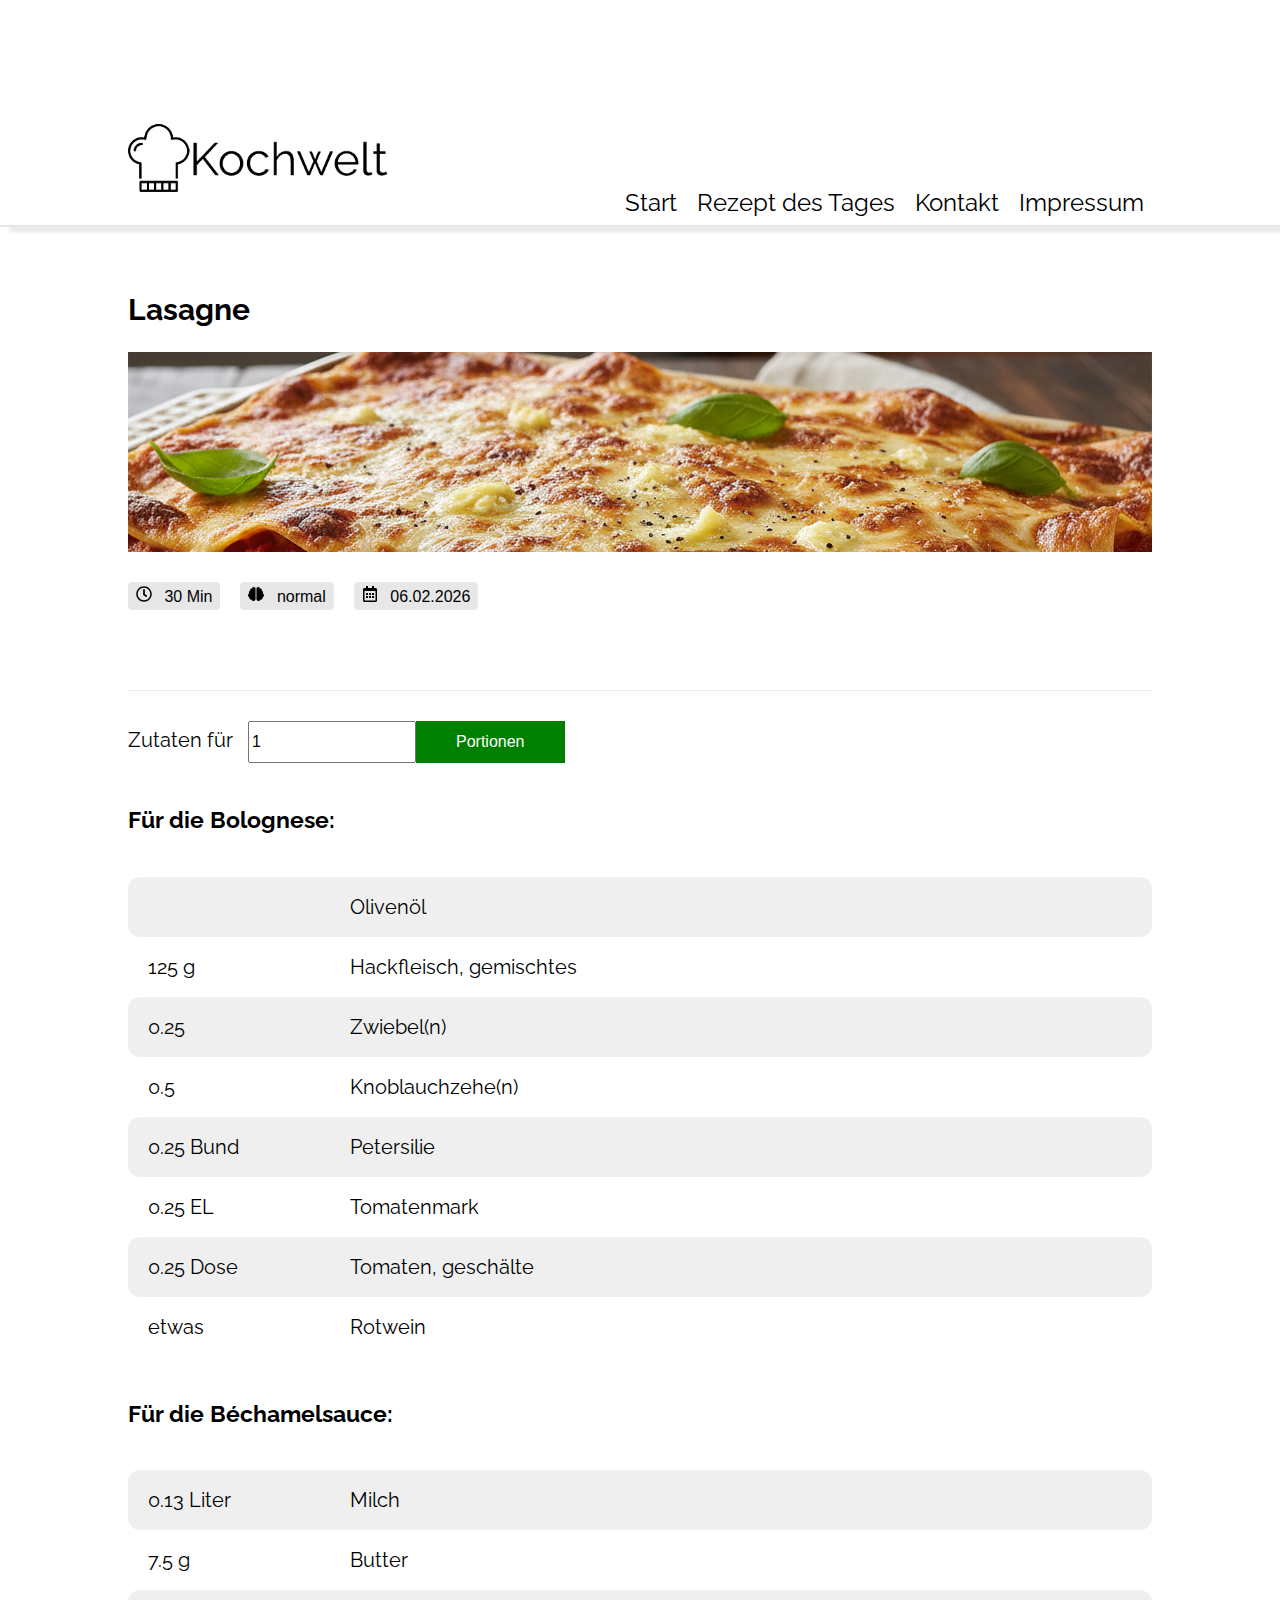
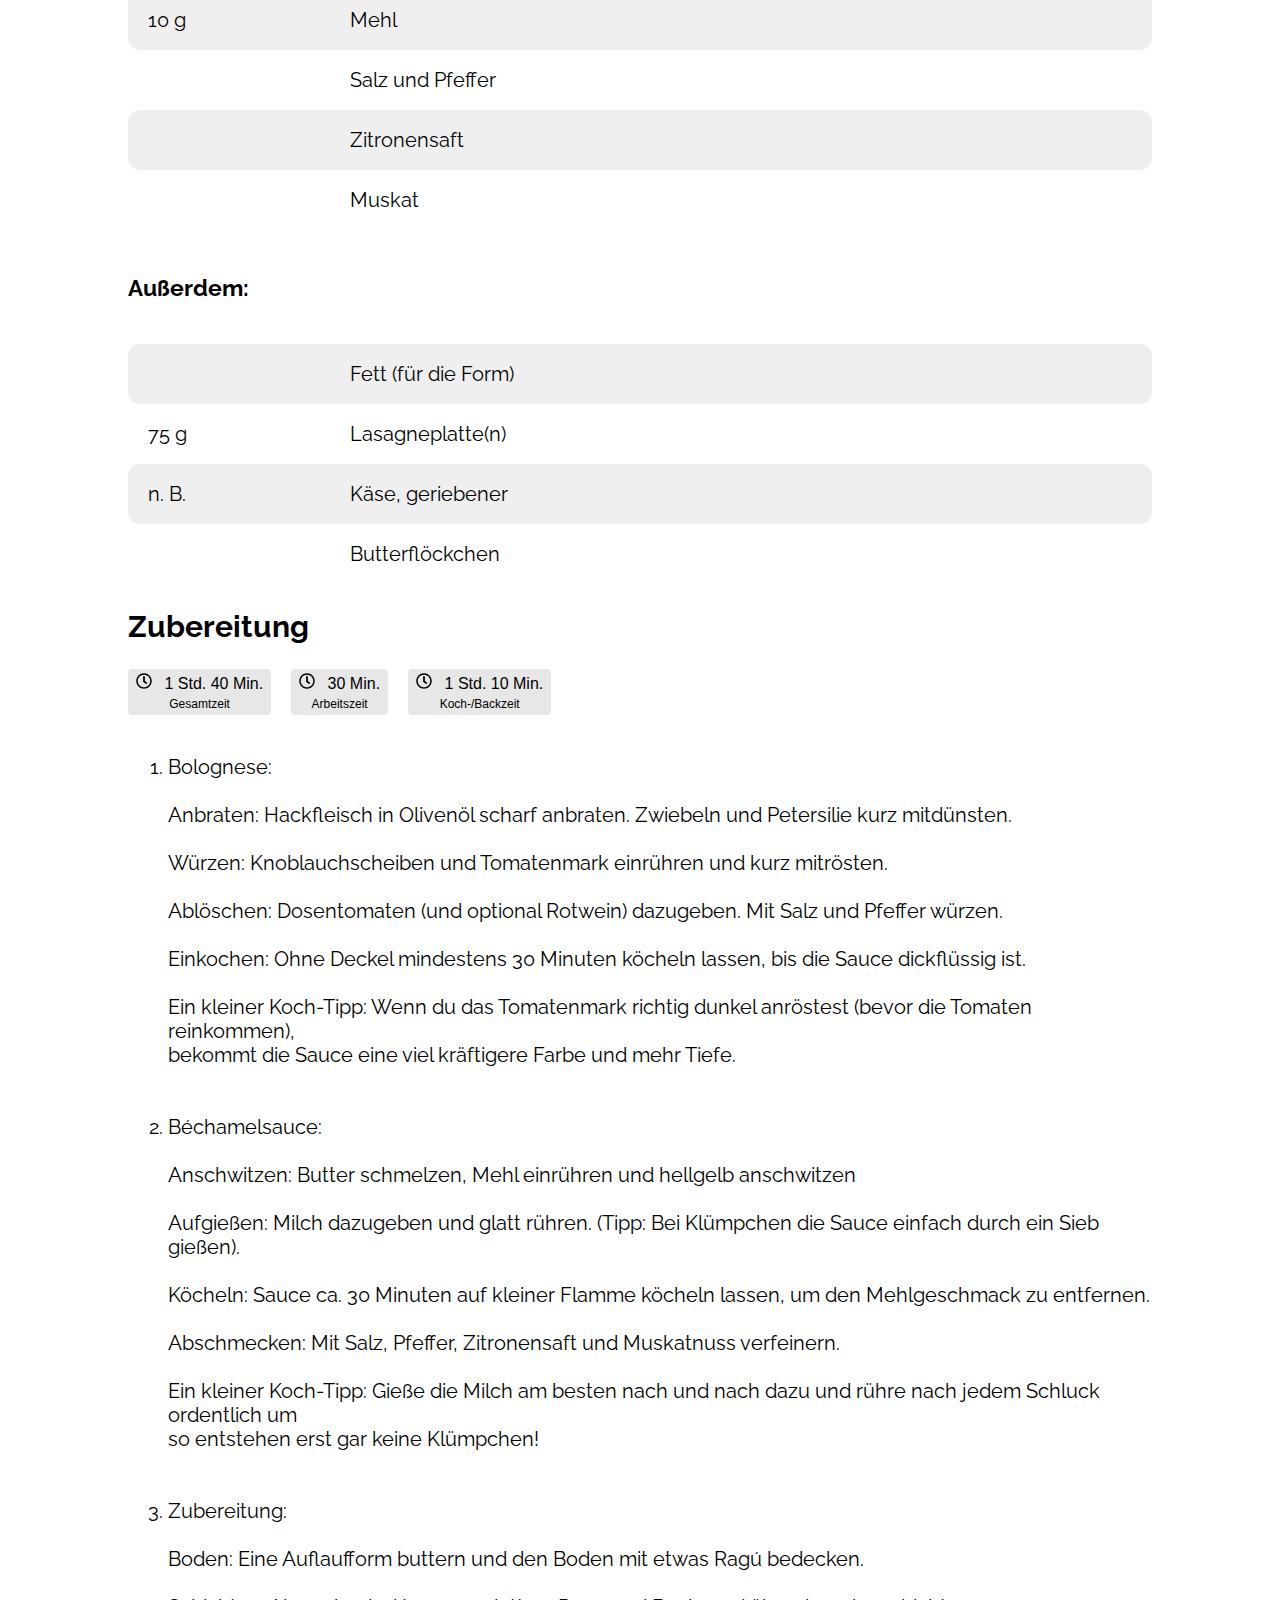
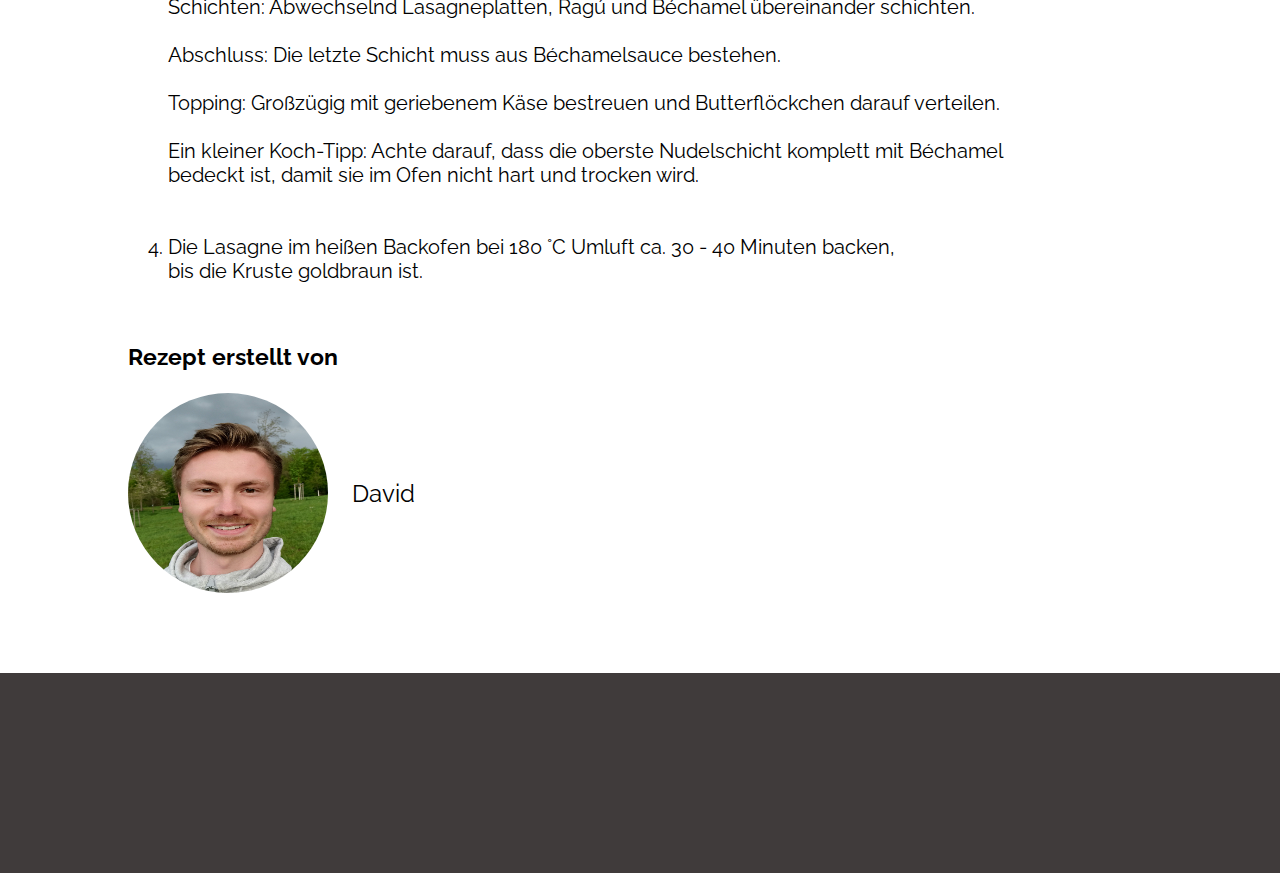
<file: david_recip.html>
<!doctype html>
<html lang="de">

<head>
  <meta charset="UTF-8" />
  <meta name="viewport" content="width=device-width, initial-scale=1.0" />
  <title>Lasagne</title>
  <link rel="stylesheet" href="lasagne.css" />
  <link rel="stylesheet" href="assets/fonts.css" />
  <script defer src="./lasagne.js"></script>
  <link rel="icon" type="image/png" href="img/fav_icon/favicon-96x96.png" sizes="96x96" />
  <link rel="icon" type="image/svg+xml" href="img/fav_icon/favicon.svg" />
  <link rel="shortcut icon" href="img/fav_icon/favicon.ico" />
  <link rel="apple-touch-icon" sizes="180x180" href="img/fav_icon/apple-touch-icon.png" />
  <link rel="manifest" href="img/fav_icon/site.webmanifest" />
</head>

<body class="mybody">
  <header>
    <div class="header-container">
      <div class="logo">
        <a href="index.html">
          <img class="img-logo-png" src="img/logo.png" alt="Kochwelt Logo" /><img class="img-small-logo-png"
            src="img/logo_small.png" alt="Kochwelt Logo" />
        </a>
      </div>
      <nav class="navigation">
        <ul class="nav-links">
          <li><a href="index.html">Start</a></li>
          <li><a href="david_recip.html">Rezept des Tages</a></li>
          <li><a href="kontakt.html">Kontakt</a></li>
          <li><a href="impressum.html">Impressum</a></li>
        </ul>
      </nav>
    </div>
  </header>
  <div class="grey-border"></div>
  <main>
    <section id="recipe-details">
      <h2 class="mobile-h2">Lasagne</h2>
      <img class="image-lasagne" src="img/lasagne.png" alt="Lasagne" />
      <div class="mobile-time-difficult-date-btn">
        <div class="padding-right-20px">
          <button class="time-difficult-date-btn">
            <img class="icons-time-difficult-date" src="img/icons/clock-regular.svg" alt="clock" />
            30 Min
          </button>
        </div>
        <div class="padding-right-20px">
          <button class="time-difficult-date-btn">
            <img class="icons-time-difficult-date" src="img/icons/brain-solid.svg" alt="brain" />
            normal
          </button>
        </div>
        <button class="time-difficult-date-btn">
          <img class="icons-time-difficult-date" src="img/icons/calendar-alt-regular.svg" alt="calendar" />
          06.02.2026
        </button>
      </div>
    </section>
    <div class="small-grey-border-container">
      <div class="small-grey-border"></div>
    </div>
    <section id="recipe-ingredients">
      <div class="ingredients-header">
        <span>Zutaten für</span>
        <input id="input" class="input-ingredients" type="number" min="1" max="20" value="1" /><button
          class="button" onclick="calculatePortions()">Portionen</button>
      </div>
      <table class="table-ingredients">
        <h3 class="caption">Für die Bolognese:</h3>
        <tr class="grey-row">
          <td class="td-padding"></td>
          <td>Olivenöl</td>
        </tr>
        <tr class="white-row">
          <td id="hackfleisch" class="td-padding">125 g</td>
          <td>Hackfleisch, gemischtes</td>
        </tr>
        <tr class="grey-row">
          <td id="zwiebeln" class="td-padding">0.25</td>
          <td>Zwiebel(n)</td>
        </tr>
        <tr class="white-row">
          <td id="knoblauchzehe" class="td-padding">0.5</td>
          <td>Knoblauchzehe(n)</td>
        </tr>
        <tr class="grey-row">
          <td id="petersilie" class="td-padding">0.25 Bund</td>
          <td>Petersilie</td>
        </tr>
        <tr class="white-row">
          <td id="tomatenmark" class="td-padding">0.25 EL</td>
          <td>Tomatenmark</td>
        </tr>
        <tr class="grey-row">
          <td id="tomaten" class="td-padding">0.25 Dose</td>
          <td>Tomaten, geschälte</td>
        </tr>
        <tr class="white-row">
          <td class="td-padding">etwas</td>
          <td>Rotwein</td>
        </tr>
      </table>

      <table class="table-ingredients">
        <h3 class="caption">Für die Béchamelsauce:</h3>
        <tr class="grey-row">
          <td id="milch" class="td-padding">0.13 Liter</td>
          <td>Milch</td>
        </tr>
        <tr class="white-row">
          <td id="butter" class="td-padding">7.5 g</td>
          <td>Butter</td>
        </tr>
        <tr class="grey-row">
          <td id="mehl" class="td-padding">10 g</td>
          <td>Mehl</td>
        </tr>
        <tr class="white-row">
          <td class="td-padding"></td>
          <td>Salz und Pfeffer</td>
        </tr>
        <tr class="grey-row">
          <td class="td-padding"></td>
          <td>Zitronensaft</td>
        </tr>
        <tr class="white-row">
          <td class="td-padding"></td>
          <td>Muskat</td>
        </tr>
      </table>

      <table class="table-ingredients">
        <h3 class="caption">Außerdem:</h3>
        <tr class="grey-row">
          <td class="td-padding"></td>
          <td>Fett (für die Form)</td>
        </tr>
        <tr class="white-row">
          <td id="lasagneplatten" class="td-padding">75 g</td>
          <td>Lasagneplatte(n)</td>
        </tr>
        <tr class="grey-row">
          <td class="td-padding">n. B.</td>
          <td>Käse, geriebener</td>
        </tr>
        <tr class="white-row">
          <td class="td-padding"></td>
          <td>Butterflöckchen</td>
        </tr>
      </table>
    </section>
    <section id="preparation">
      <h2 class="mobile-h2">Zubereitung</h2>
      <div class="mobile-preparation-btn">
        <button class="time-btn">
          <img class="icons-time-difficult-date" src="img/icons/clock-regular.svg" alt="clock" />
          1 Std. 40 Min.
          <p class="font-light">Gesamtzeit</p>
        </button>
        <button class="time-btn">
          <img class="icons-time-difficult-date" src="img/icons/clock-regular.svg" alt="clock" />
          30 Min.
          <p class="font-light">Arbeitszeit</p>
        </button>
        <button class="time-btn">
          <img class="icons-time-difficult-date" src="img/icons/clock-regular.svg" alt="clock" />
          1 Std. 10 Min.
          <p class="font-light">Koch-/Backzeit</p>
        </button>
      </div>
    </section>
    <article class="preparation-container">
      <ol>
        <li>
          Bolognese: <br />
          <br />
          Anbraten: Hackfleisch in Olivenöl scharf anbraten. Zwiebeln und
          Petersilie kurz mitdünsten.<br />
          <br />
          Würzen: Knoblauchscheiben und Tomatenmark einrühren und kurz
          mitrösten.<br />
          <br />
          Ablöschen: Dosentomaten (und optional Rotwein) dazugeben. Mit Salz
          und Pfeffer würzen.<br />
          <br />
          Einkochen: Ohne Deckel mindestens 30 Minuten köcheln lassen, bis die
          Sauce dickflüssig ist.<br />
          <br />
          Ein kleiner Koch-Tipp: Wenn du das Tomatenmark richtig dunkel
          anröstest (bevor die Tomaten reinkommen),<br />
          bekommt die Sauce eine viel kräftigere Farbe und mehr Tiefe.<br />
        </li>
        <br />
        <br />
        <li>
          Béchamelsauce:<br />
          <br />
          Anschwitzen: Butter schmelzen, Mehl einrühren und hellgelb
          anschwitzen<br />
          <br />
          Aufgießen: Milch dazugeben und glatt rühren. (Tipp: Bei Klümpchen
          die Sauce einfach durch ein Sieb gießen).<br />
          <br />
          Köcheln: Sauce ca. 30 Minuten auf kleiner Flamme köcheln lassen, um
          den Mehlgeschmack zu entfernen.<br />
          <br />
          Abschmecken: Mit Salz, Pfeffer, Zitronensaft und Muskatnuss
          verfeinern.<br />
          <br />
          Ein kleiner Koch-Tipp: Gieße die Milch am besten nach und nach dazu
          und rühre nach jedem Schluck ordentlich um<br />
          so entstehen erst gar keine Klümpchen!<br />
        </li>
        <br />
        <br />
        <li>
          Zubereitung:<br />
          <br />
          Boden: Eine Auflaufform buttern und den Boden mit etwas Ragú
          bedecken.<br />
          <br />
          Schichten: Abwechselnd Lasagneplatten, Ragú und Béchamel
          übereinander schichten.<br />
          <br />
          Abschluss: Die letzte Schicht muss aus Béchamelsauce bestehen.<br />
          <br />
          Topping: Großzügig mit geriebenem Käse bestreuen und Butterflöckchen
          darauf verteilen.<br />
          <br />
          Ein kleiner Koch-Tipp: Achte darauf, dass die oberste Nudelschicht
          komplett mit Béchamel<br />
          bedeckt ist, damit sie im Ofen nicht hart und trocken wird.<br />
        </li>
        <br />
        <br />
        <li>
          Die Lasagne im heißen Backofen bei 180 °C Umluft ca. 30 - 40 Minuten
          backen,<br />
          bis die Kruste goldbraun ist.
        </li>
      </ol>
    </article>
    <section id="author-recept">
      <h3>Rezept erstellt von</h3>
      <div class="author-recept-container">
        <img class="author-recept-img" src="img/david.jpg" alt="Image of David" />
        <p class="p-size-bigger">David</p>
      </div>
    </section>
  </main>
  <footer>
    <div class="footer-container"></div>
  </footer>
</body>
</html>
</file>
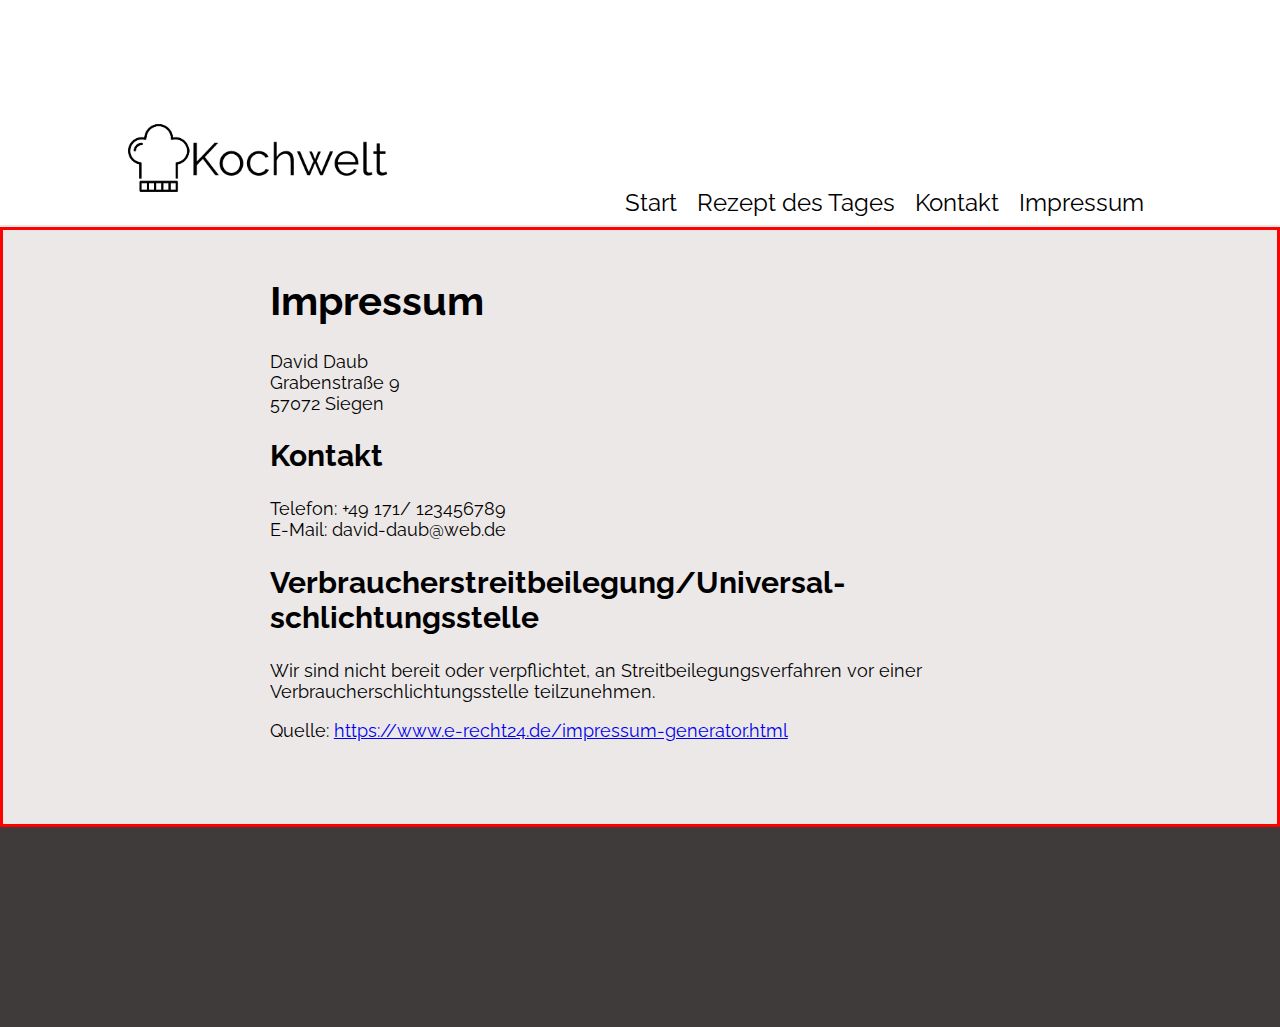
<file: impressum.html>
<!doctype html>
<html lang="de">

<head>
    <meta charset="UTF-8" />
    <meta name="viewport" content="width=device-width, initial-scale=1.0" />
    <title>Impressum</title>
    <link rel="stylesheet" href="impressum.css" />
    <link rel="stylesheet" href="assets/fonts.css" />
    <script defer src="./lasagne.js"></script>
    <link rel="icon" type="image/png" href="img/fav_icon/favicon-96x96.png" sizes="96x96" />
    <link rel="icon" type="image/svg+xml" href="img/fav_icon/favicon.svg" />
    <link rel="shortcut icon" href="img/fav_icon/favicon.ico" />
    <link rel="apple-touch-icon" sizes="180x180" href="img/fav_icon/apple-touch-icon.png" />
    <link rel="manifest" href="img/fav_icon/site.webmanifest" />
</head>

<body class="mybody">
    <header>
        <div class="header-container">
            <div class="logo">
                <a href="index.html">
                    <img class="img-logo-png" src="img/logo.png" alt="Kochwelt Logo" /><img class="img-small-logo-png"
                        src="img/logo_small.png" alt="Kochwelt Logo" />
                </a>
            </div>
            <nav class="navigation">
                <ul class="nav-links">
                    <li><a href="index.html">Start</a></li>
                    <li><a href="david_recip.html">Rezept des Tages</a></li>
                    <li><a href="kontakt.html">Kontakt</a></li>
                    <li><a href="impressum.html">Impressum</a></li>
                </ul>
            </nav>
        </div>
    </header>
    <div class="grey-border"></div>
    <main>
        <div class="impressum-container">
            <div class="impressum-position">
        <h1>Impressum</h1>

        <p>David Daub<br />
            Grabenstra&szlig;e 9<br />
            57072 Siegen</p>

        <h2>Kontakt</h2>
        <p>Telefon: +49 171/ 123456789<br />
            E-Mail: david-daub@web.de</p>

        <h2>Verbraucher&shy;streit&shy;beilegung/Universal&shy;schlichtungs&shy;stelle</h2>
        <p>Wir sind nicht bereit oder verpflichtet, an Streitbeilegungsverfahren vor einer Verbraucherschlichtungsstelle
            teilzunehmen.</p>

        <p>Quelle: <a
                href="https://www.e-recht24.de/impressum-generator.html">https://www.e-recht24.de/impressum-generator.html</a>
        </p>
        </div>
        </div>

    </main>
    <footer>
        <div class="footer-container"></div>
    </footer>
</body>

</html>
</file>
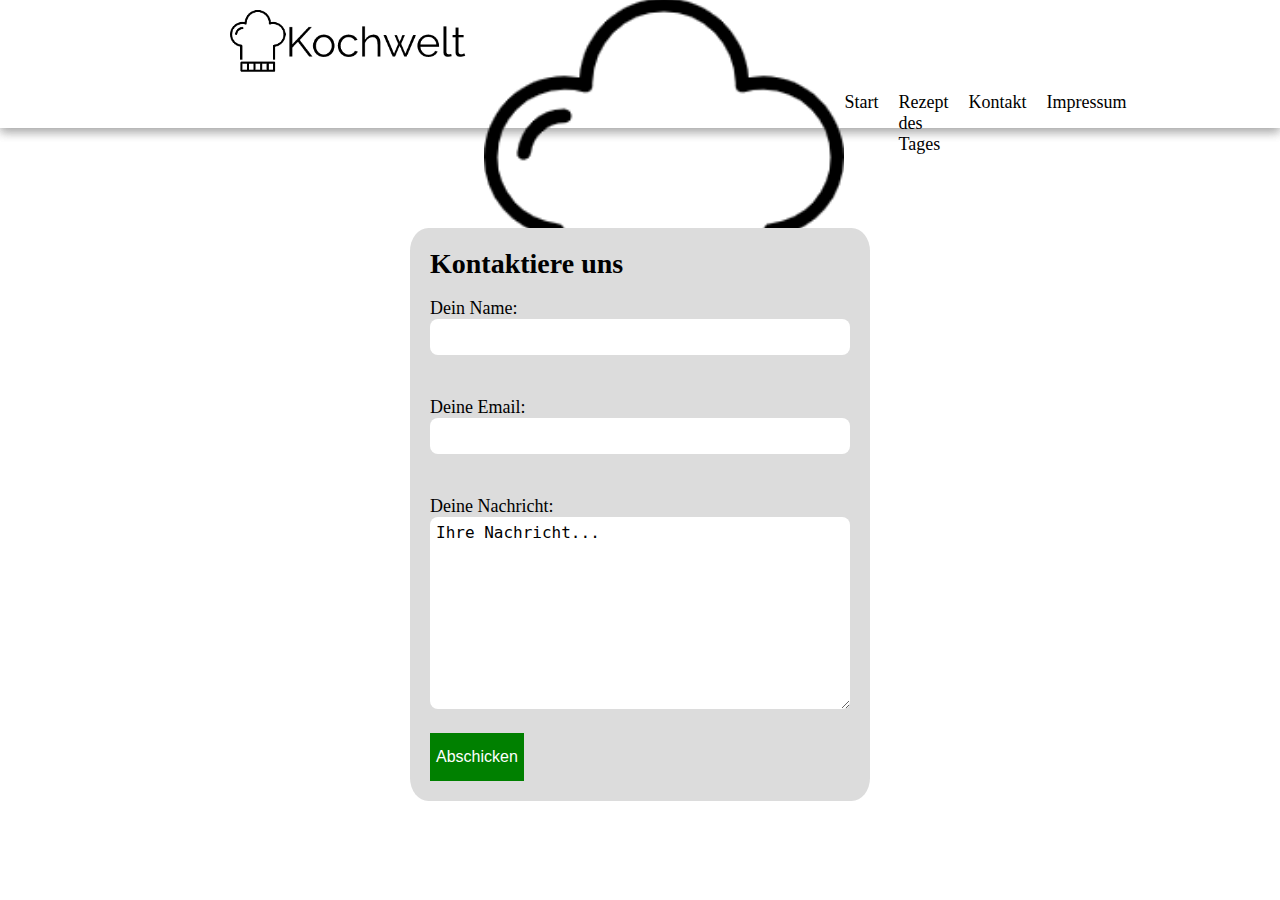
<file: kontakt.html>
<!DOCTYPE html>
<html lang="en">
<head>
    <meta charset="UTF-8">
    <meta name="viewport" content="width=device-width, initial-scale=1.0">
    <title>Kontakt - Kochwelt</title>
    <link rel="stylesheet" href="main.css">
    <link rel="stylesheet" href="header.css">
    <link rel="stylesheet" href="kontakt.css">
</head>
<body>

      <header>
         
        <div class="header">
          <div class="vh-10 header">
     
   <a href="index.html">  <img src="./img/logo.png" alt="Logo-Kochwelt" class="logo_header"></a>
    <a href="index.html">  <img src="./img/logo_small.png" alt="Logo-Kochwelt" class="header-logo-small"></a>
        <div class="navigation">
          <a
            href="index.html"
            class="navbutton"
            >Start</a
          >
          <a
            href="rezept_des_tages.html"
            class="navbutton"
            >Rezept des Tages</a
          >
          <a
            href="kontakt.html"
            class="navbutton"
            >Kontakt</a
          >
          <a
            href="impressum.html"
            class="navbutton"
            >Impressum</a
          >
        </div>
      </div>
      </div>
      
    </header>

    
<div class="kontakt_feld">
    <h2>Kontaktiere uns</h2>

    <p class="margin_bottom_0">Dein Name:</p>
    <input name="Dein Name" type="text" class="basic_style">

    <p class="margin_bottom_0">Deine Email:</p>
    <input name="deine Email" type="text" class="basic_style">

    <p class="margin_bottom_0">Deine Nachricht:</p>
    <textarea class="basic_style deine_nachricht_height">Ihre Nachricht...</textarea>

    <form action="mailto:mauch.benaja@gmx.de" method="post" enctype="text/plain">
    <button type="submit" class="abschicken">Abschicken</button>
</form>
</div>

</body>
</file>
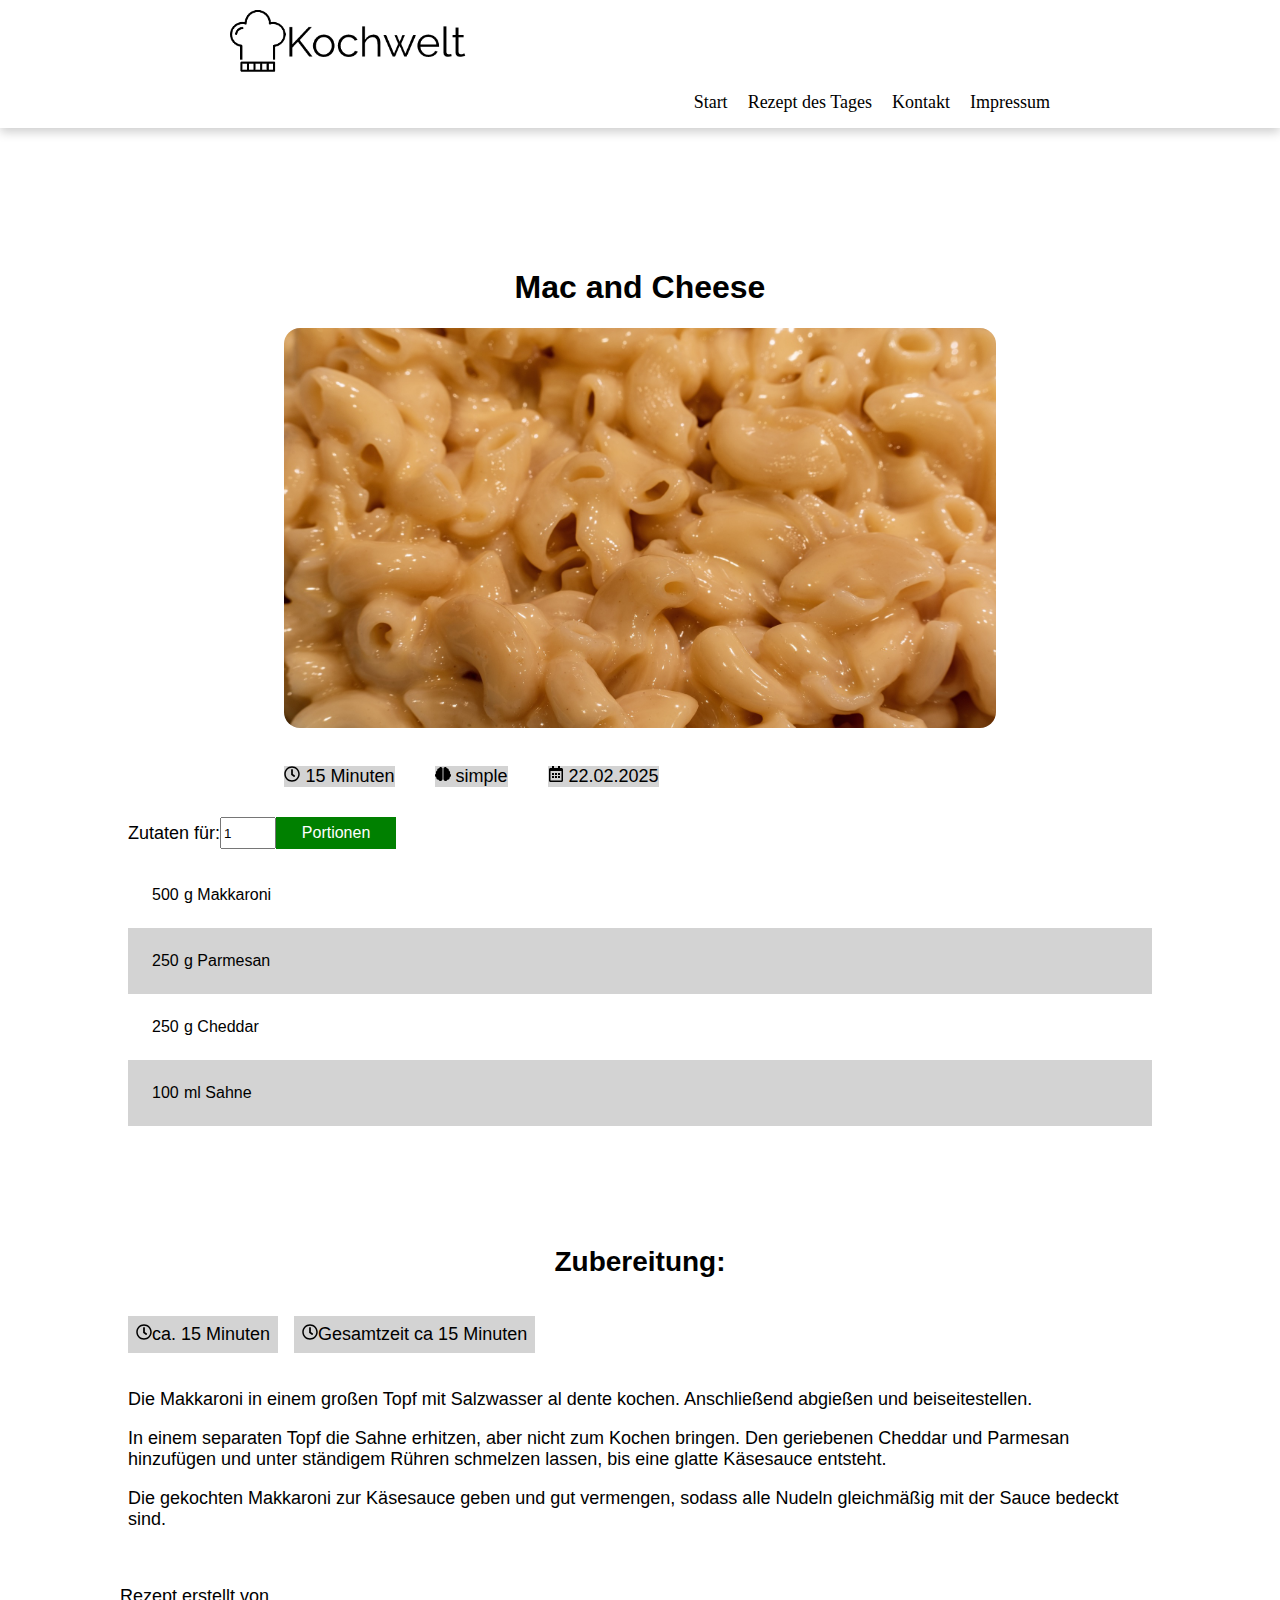
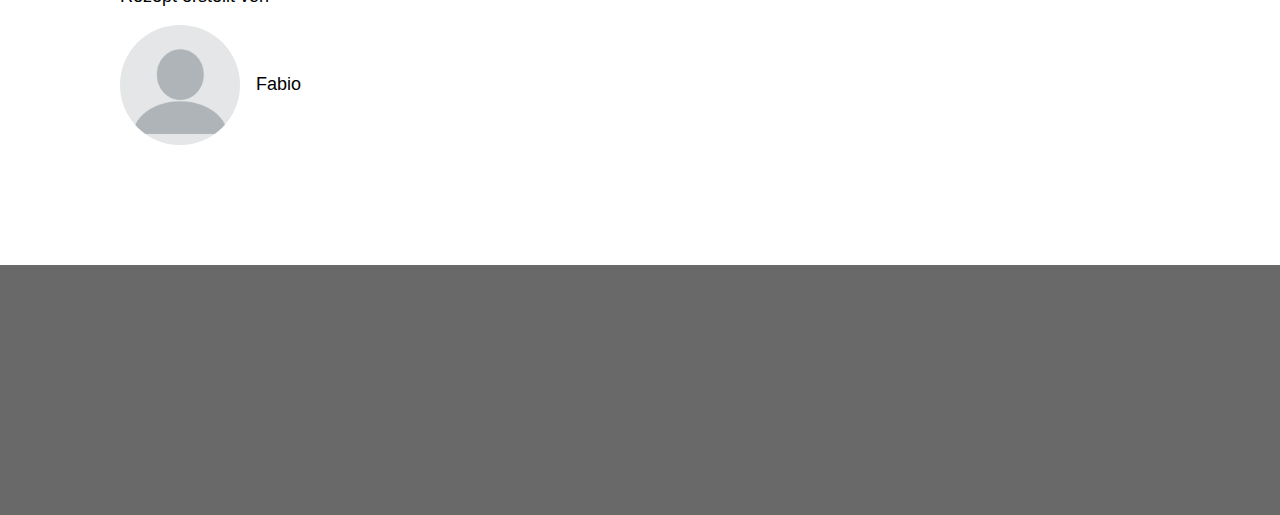
<file: MacCheese.html>
<!DOCTYPE html>
<html lang="de">
<head>
    <meta charset="UTF-8">
    <meta name="viewport" content="width=device-width, initial-scale=1.0">
    <title>Kochwelt</title>
    <link rel="stylesheet" href="main.css">
    <link rel="stylesheet" href="Cheese.css">
    <link rel="stylesheet" href="header.css">
    <link rel="shortcut icon" href="../img/fav_icon/favicon.ico" type="image/x-icon"/>
    <script src="function.js"></script>
</head>
<body>
    <header>
        <div class="header">
<a href="header.html">  <img src="./logo.png" alt="Logo-Kochwelt" class="logo_header"></a>
  <div class="navigation">
    <a href="start.html" class="navbutton">Start</a>
    <a href="rezept_des_tages.html" class="navbutton">Rezept des Tages</a>
    <a href="kontakt.html" class="navbutton">Kontakt</a>
    <a href="impressum.html" class="navbutton">Impressum</a>
  </div>
</div>
    </header>
    <main>
        <section class="headline">
            <div>
                <h1>Mac and Cheese</h1>
            </div>
            <div>
                <img id="cheese" src="./img/chesse.jpg" alt="Mac and Cheese">
                <div class="info">
                <p><img class="icon" src="./img/icons/clock-regular.svg" alt="Clock"> 15 Minuten</p>
                <p><img class="icon" src="./img/icons/brain-solid.svg" alt="brain"> simple</p>
                <p><img class="icon" src="./img/icons/calendar-alt-regular.svg" alt="calander"> 22.02.2025</p>
                </div>
            </div>
            <div></div>
        </section>
        <section class="recipe">
            <div class="math">
                <p>Zutaten für: </p>
                <input id="input" class="input_field" type="number" min="-1" max="20" value="1">
                <button id="multi" onclick="calculatePortion()">Portionen</button>
            </div>
            <div>
                <table class="items"> 
                    <tr>
                    <td id="makkaroni" class="portion_size">500</td>
                    <td class="product_description">g Makkaroni</td>
                    </tr>
                     <tr class="tr_grey">
                    <td id="parmesan" class="portion_size">250</td>
                    <td class="product_description">g Parmesan</td>
                    </tr>
                     <tr>
                    <td id="cheddar" class="portion_size">250</td>
                    <td class="product_description">g Cheddar</td>
                    </tr>
                     <tr class="tr_grey">
                    <td id="sahne" class="portion_size">100</td>
                    <td class="product_description">ml Sahne</td>
                    </tr>
                </table>
            </div>
        </section>
        <section class="step">
            <div>
                <h2>Zubereitung:</h2>
                <div class="time">
                <p class="cook_time"><img class="icon" src="./img/icons/clock-regular.svg" alt="Clock">ca. 15 Minuten</p> 
                <p class="all_time"><img class="icon" src="./img/icons/clock-regular.svg" alt="Clock">Gesamtzeit ca 15 Minuten</p>
                </div>
                <div>
                    <p>Die Makkaroni in einem großen Topf mit Salzwasser al dente kochen. Anschließend abgießen und beiseitestellen.</p>
                    <p>In einem separaten Topf die Sahne erhitzen, aber nicht zum Kochen bringen.
                      Den geriebenen Cheddar und Parmesan hinzufügen und unter ständigem Rühren schmelzen lassen, bis eine glatte Käsesauce entsteht.</p>
                    <p>Die gekochten Makkaroni zur Käsesauce geben und gut vermengen, sodass alle Nudeln gleichmäßig mit der Sauce bedeckt sind.</p>
                    </div>
        </section>
        <section class="user">
            <p>Rezept erstellt von</p>
            <div class="pro">
            <img class="profile" src="./img/profile.png">
            <p>Fabio</p>
            </div>
        </section>
    </main>
    <footer></footer>
</body>
</html>
</file>
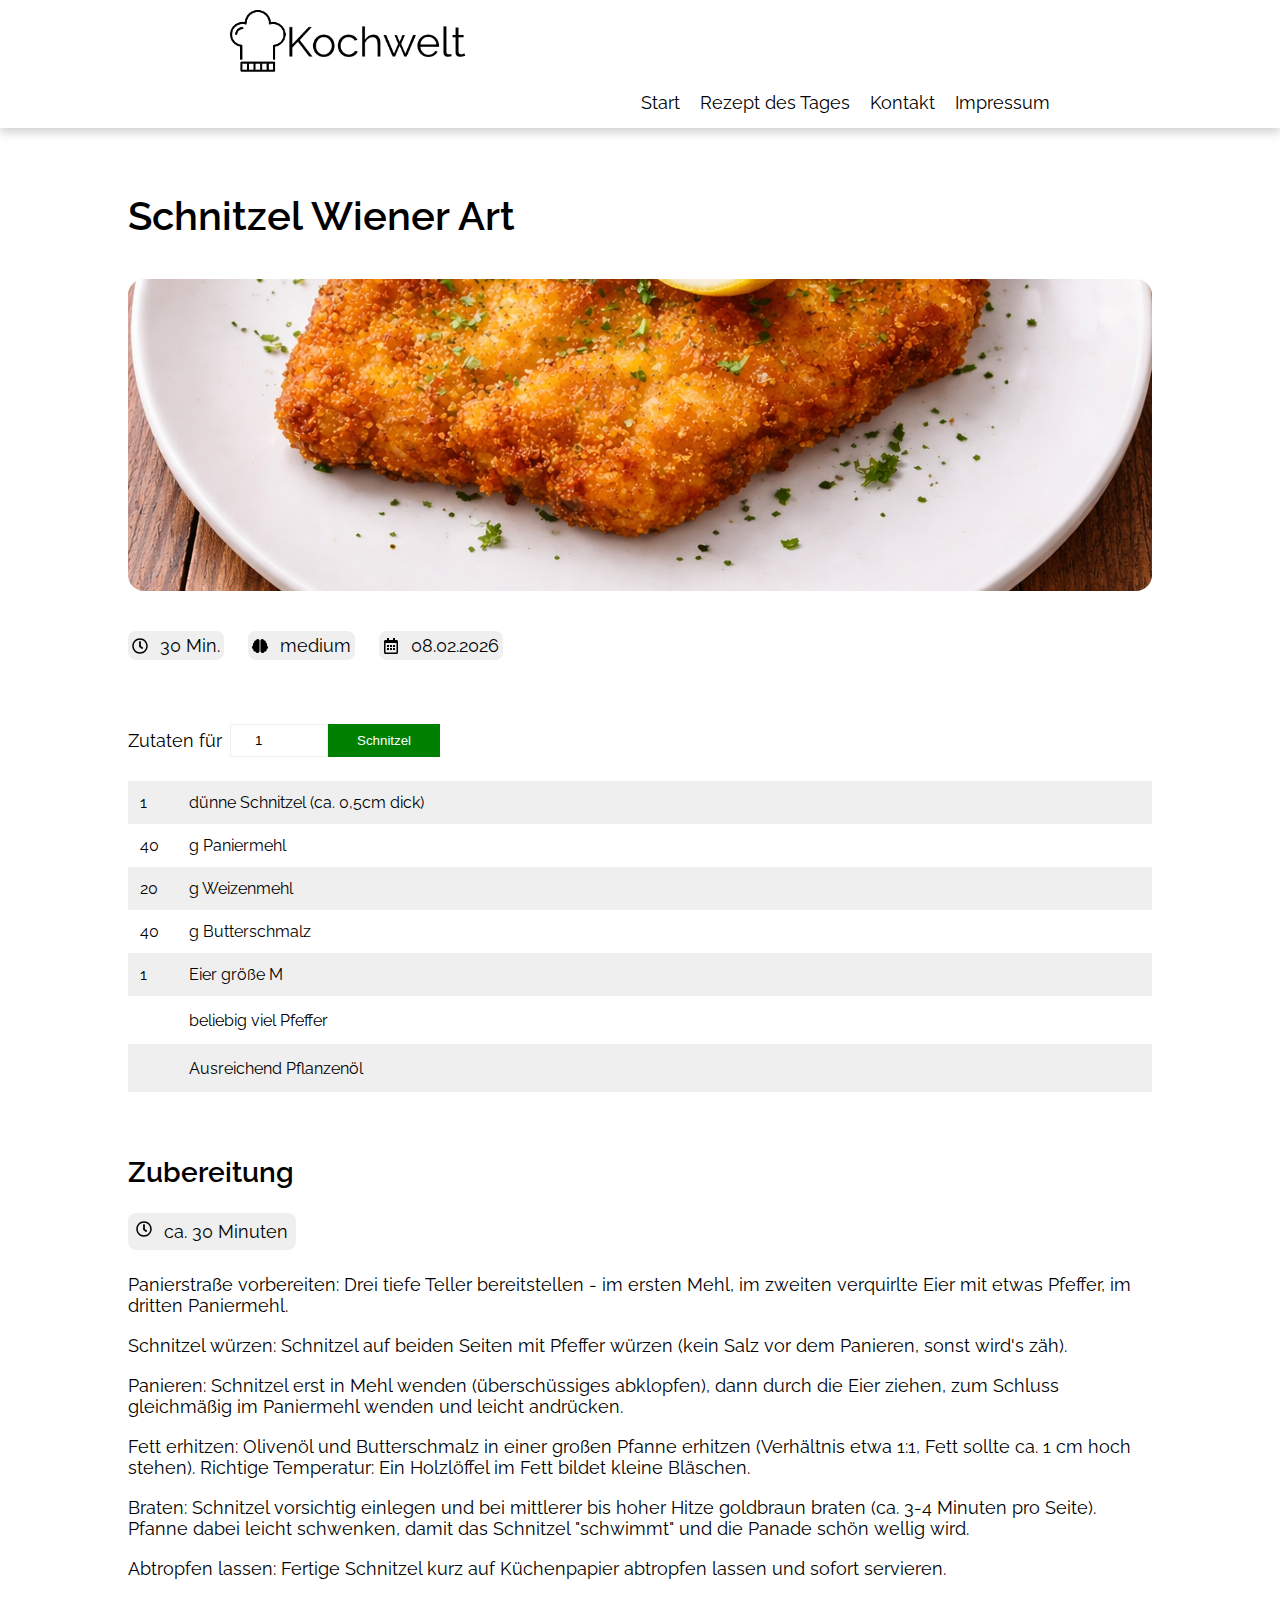
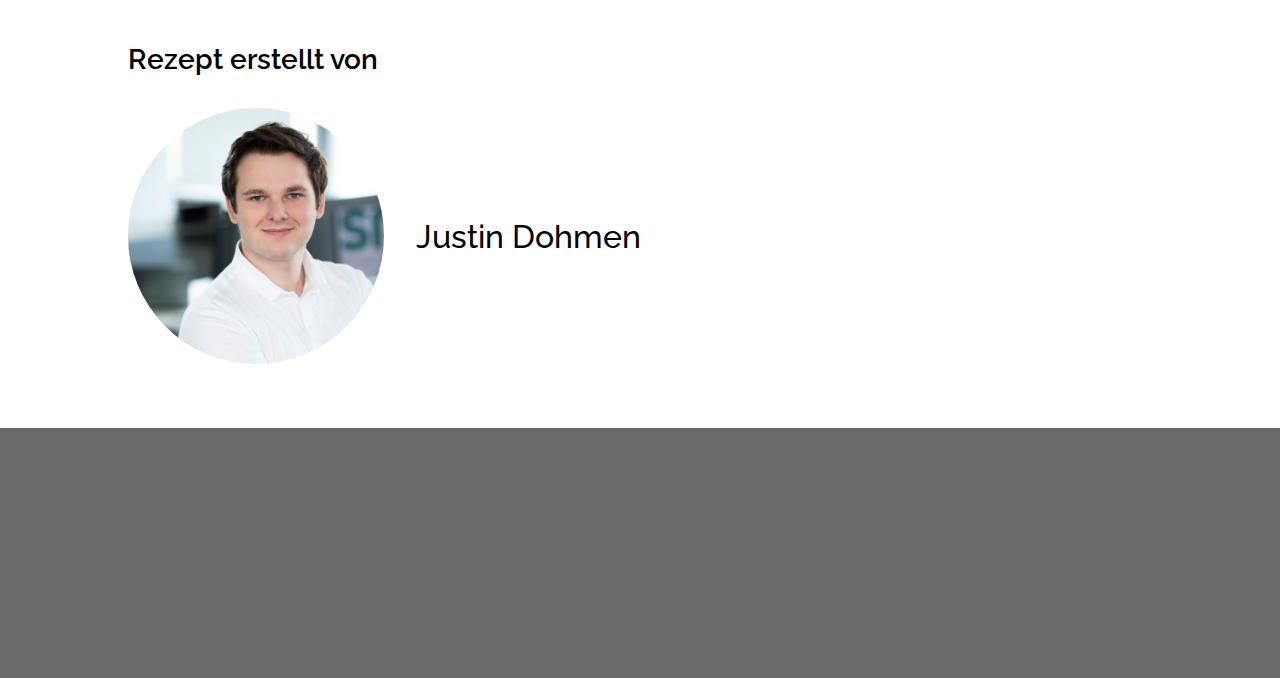
<file: schnitzel.html>
<!doctype html>
<html lang="en">
  <head>
    <meta charset="UTF-8" />
    <meta
      name="viewport"
      content="width=device-width, initial-scale=1.0"
    />
    <link
      rel="preconnect"
      href="https://fonts.googleapis.com"
    />
    <link
      rel="preconnect"
      href="https://fonts.gstatic.com"
      crossorigin
    />
    <link
      href="https://fonts.googleapis.com/css2?family=Karla:ital,wght@0,200..800;1,200..800&family=PT+Sans:ital,wght@0,400;0,700;1,400;1,700&family=Raleway:ital,wght@0,100..900;1,100..900&family=Ubuntu:ital,wght@0,300;0,400;0,500;0,700;1,300;1,400;1,500;1,700&display=swap"
      rel="stylesheet"
    />
    <link
      rel="stylesheet"
      href="./main.css"
    />
    <link
      rel="stylesheet"
      href="./header.css"
    />
    <link
      rel="stylesheet"
      href="./schnitzel.css"
    />
    <link
      rel="shortcut icon"
      href="../img/fav_icon/favicon.ico"
      type="image/x-icon"
    />
    <title>Schnitzel</title>
    <script
      src="./schnitzel.js"
      defer
    ></script>
    <script src="./schnitzel.js" defer></script>
  </head>
  <body>
    <header>
      
 
<div class="header">
<a href="header.html">  <img src="./logo.png" alt="Logo-Kochwelt" class="logo_header"></a>
  <div class="navigation">
    <a href="index.html" class="navbutton">Start</a>
    <a href="rezept_des_tages.html" class="navbutton">Rezept des Tages</a>
    <a href="kontakt.html" class="navbutton">Kontakt</a>
    <a href="impressum.html" class="navbutton">Impressum</a>
  </div>
</div>

    

    </header>
    <main>
      <section id="heading">
        <h1>Schnitzel Wiener Art</h1>
        <img
          src="./img/Schnitzel.png"
          alt=""
          id="header-img"
        />
        <div id="time-and-date">
          <div class="time-container">
            <img
              src="../img/icons/clock-regular.svg"
              alt=""
              class="time-container-img"
            />
            <p>30 Min.</p>
          </div>
          <div class="time-container">
            <img
              src="../img/icons/brain-solid.svg"
              alt=""
              class="time-container-img"
            />
            <p>medium</p>
          </div>
          <div class="time-container">
            <img
              src="../img/icons/calendar-alt-regular.svg"
              alt=""
              class="time-container-img"
            />
            <p>08.02.2026</p>
          </div>
        </div>
      </section>
      <section id="zutaten">
        <div id="portion-container">
          <p>Zutaten für</p>
          <input
            type="number"
            max="16"
            min="1"
            value="1"
            id="portion-value"
          />
          <button onclick="calculatePortions()">Schnitzel</button>
        </div>
        <table>
          <tr class="row-1">
            <td
              class="portion-size"
              id="schnitzel-count"
            >
              1
            </td>
            <td>dünne Schnitzel (ca. 0,5cm dick)</td>
          </tr>
          <tr>
            <td
              class="portion-size"
              id="breading-count"
            >
              40
            </td>
            <td>g Paniermehl</td>
          </tr>
          <tr class="row-1">
            <td
              class="portion-size"
              id="flour-count"
            >
              20
            </td>
            <td>g Weizenmehl</td>
          </tr>
          <tr>
            <td
              class="portion-size"
              id="butter-count"
            >
              40
            </td>
            <td>g Butterschmalz</td>
          </tr>
          <tr class="row-1">
            <td
              class="portion-size"
              id="egg-count"
            >
              1
            </td>
            <td>Eier größe M</td>
          </tr>
          <tr>
            <td
              class="portion-size"
              style="padding: 24px"
            ></td>
            <td>beliebig viel Pfeffer</td>
          </tr>
          <tr class="row-1">
            <td
              class="portion-size"
              style="padding: 24px"
            ></td>
            <td>Ausreichend Pflanzenöl</td>
          </tr>
        </table>
      </section>
      <section id="zubereitung">
        <h2>Zubereitung</h2>
        <div id="container-for-time">
          <img
            src="../img/icons/clock-regular.svg"
            alt=""
            class="time-container-img"
          />
          <p>ca. 30 Minuten</p>
        </div>
        <div id="zubereitung-container">
          <p>
            Panierstraße vorbereiten: Drei tiefe Teller bereitstellen - im
            ersten Mehl, im zweiten verquirlte Eier mit etwas Pfeffer, im
            dritten Paniermehl.
          </p>
          <br />
          <p>
            Schnitzel würzen: Schnitzel auf beiden Seiten mit Pfeffer würzen
            (kein Salz vor dem Panieren, sonst wird's zäh).
          </p>
          <br />
          <p>
            Panieren: Schnitzel erst in Mehl wenden (überschüssiges abklopfen),
            dann durch die Eier ziehen, zum Schluss gleichmäßig im Paniermehl
            wenden und leicht andrücken.
          </p>
          <br />
          <p>
            Fett erhitzen: Olivenöl und Butterschmalz in einer großen Pfanne
            erhitzen (Verhältnis etwa 1:1, Fett sollte ca. 1 cm hoch stehen).
            Richtige Temperatur: Ein Holzlöffel im Fett bildet kleine Bläschen.
          </p>
          <br />
          <p>
            Braten: Schnitzel vorsichtig einlegen und bei mittlerer bis hoher
            Hitze goldbraun braten (ca. 3-4 Minuten pro Seite). Pfanne dabei
            leicht schwenken, damit das Schnitzel "schwimmt" und die Panade
            schön wellig wird.
          </p>
          <br />
          <p>
            Abtropfen lassen: Fertige Schnitzel kurz auf Küchenpapier abtropfen
            lassen und sofort servieren.
          </p>
        </div>
      </section>
      <section id="made-by">
        <h2>Rezept erstellt von</h2>
        <div id="made-by-picture-and-name">
          <img
            src="./justin_dohmen_profile.jpg"
            alt=""
          />
          <h3>Justin Dohmen</h2>
        </div>
      </section>
    </main>
    <footer>
    </footer>
  </body>
</html>
</file>
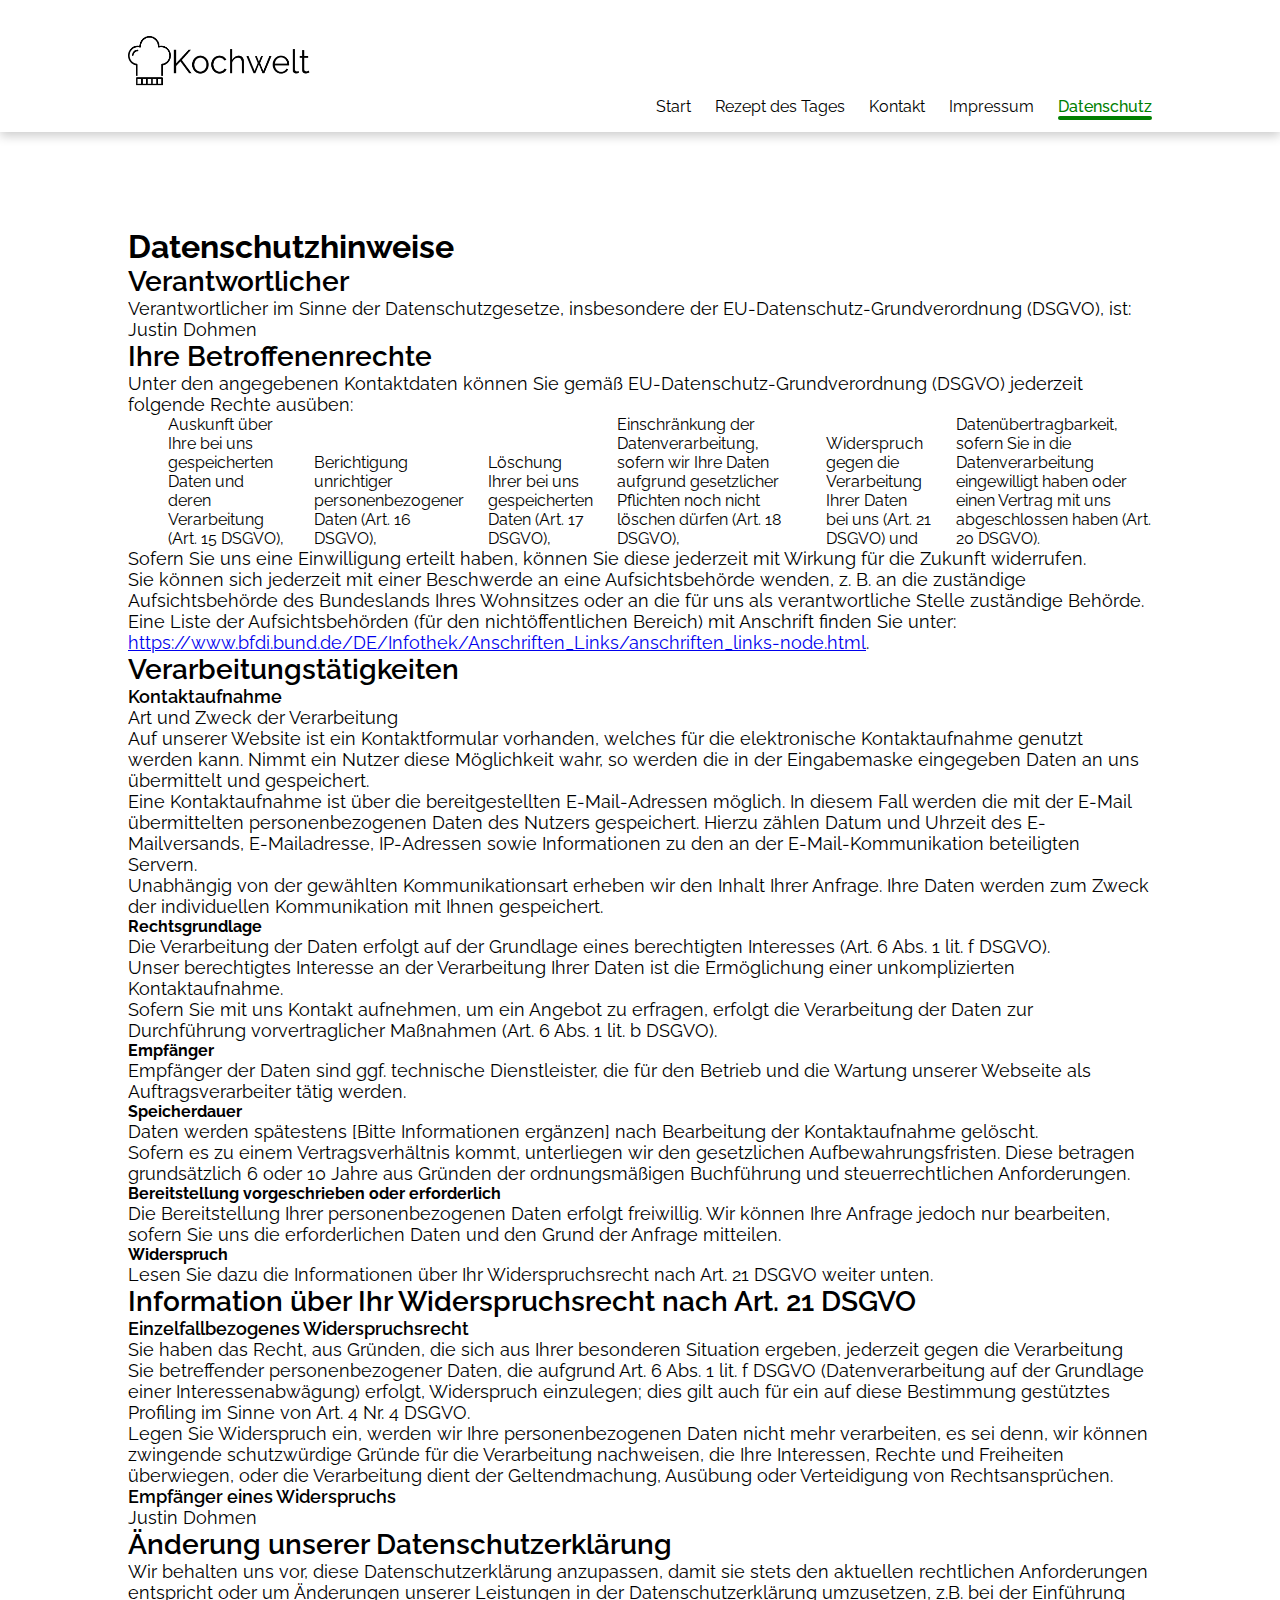
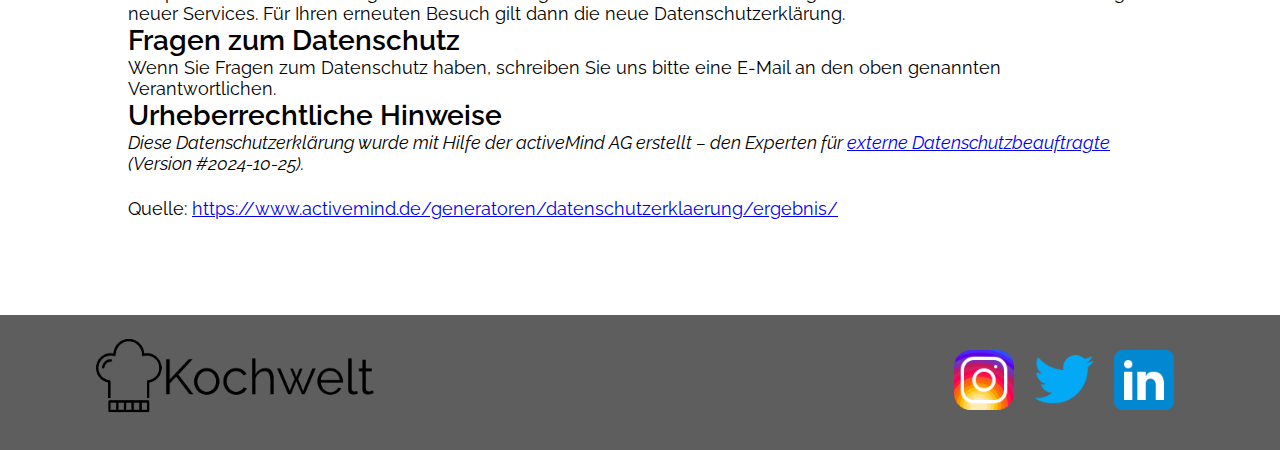
<file: pages/Datenschutz.html>
<!doctype html>
<html lang="en">
  <head>
    <meta charset="UTF-8" />
    <meta
      name="viewport"
      content="width=device-width, initial-scale=1.0"
    />
    <title>Datenschutz</title>
    <link
      rel="stylesheet"
      href="../styles/datenschutz.css"
    />
    <link
      rel="shortcut icon"
      href="../img/fav_icon/favicon.ico"
      type="image/x-icon"
    />
    <link
      rel="stylesheet"
      href="../styles/main.css"
    />
    <link
      rel="preconnect"
      href="https://fonts.googleapis.com"
    />
    <link
      rel="preconnect"
      href="https://fonts.gstatic.com"
      crossorigin
    />
    <link
      href="https://fonts.googleapis.com/css2?family=Karla:ital,wght@0,200..800;1,200..800&family=PT+Sans:ital,wght@0,400;0,700;1,400;1,700&family=Raleway:ital,wght@0,100..900;1,100..900&family=Ubuntu:ital,wght@0,300;0,400;0,500;0,700;1,300;1,400;1,500;1,700&display=swap"
      rel="stylesheet"
    />

    <link
      rel="stylesheet"
      href="../styles/header.css"
    />
    <link
      rel="stylesheet"
      href="../img/Kontaktseite.png"
    />
    <link
      rel="stylesheet"
      href="../styles/footer.css"
    />
    <script
      src="../scripts/header.js"
      defer
    ></script>
  </head>
  <body>
    <header>
      <a href="../index.html"
        ><img
          src="../img/logo.png"
          alt="Kochwelt logo"
      /></a>
      <input
        type="checkbox"
        id="menu-toggle"
      />
      <label
        for="menu-toggle"
        class="burger"
      >
        <span></span>
        <span></span>
        <span></span>
      </label>
      <ul>
        <li>
          <a href="../index.html">Start</a>
          <div class="link-underline"></div>
        </li>
        <li>
          <a href="../pages/david_recip.html">Rezept des Tages</a>
          <div class="link-underline"></div>
        </li>
        <li>
          <a href="../pages/kontakt.html">Kontakt</a>
          <div class="link-underline"></div>
        </li>
        <li>
          <a href="../pages/impressum.html">Impressum</a>
          <div class="link-underline"></div>
        </li>
        <li>
          <a
            href="../pages/Datenschutz.html"
            id="active-link"
            >Datenschutz</a
          >
          <div
            class="link-underline"
            id="active-link-underline"
          ></div>
        </li>
      </ul>
    </header>
    <div id="generator_results">
      <div id="generator_results_content">
        <h1>Datenschutzhinweise</h1>
        <h2>Verantwortlicher</h2>
        <p>
          Verantwortlicher im Sinne der Datenschutzgesetze, insbesondere der
          EU-Datenschutz-Grundverordnung (DSGVO), ist:
        </p>
        <p class="generator_user_input">Justin Dohmen</p>
        <h2>Ihre Betroffenenrechte</h2>
        <p>
          Unter den angegebenen Kontaktdaten können Sie gemäß
          EU-Datenschutz-Grundverordnung (DSGVO) jederzeit folgende Rechte
          ausüben:
        </p>
        <ul>
          <li>
            Auskunft über Ihre bei uns gespeicherten Daten und deren
            Verarbeitung (Art. 15 DSGVO),
          </li>
          <li>
            Berichtigung unrichtiger personenbezogener Daten (Art. 16 DSGVO),
          </li>
          <li>Löschung Ihrer bei uns gespeicherten Daten (Art. 17 DSGVO),</li>
          <li>
            Einschränkung der Datenverarbeitung, sofern wir Ihre Daten aufgrund
            gesetzlicher Pflichten noch nicht löschen dürfen (Art. 18 DSGVO),
          </li>
          <li>
            Widerspruch gegen die Verarbeitung Ihrer Daten bei uns (Art. 21
            DSGVO) und
          </li>
          <li>
            Datenübertragbarkeit, sofern Sie in die Datenverarbeitung
            eingewilligt haben oder einen Vertrag mit uns abgeschlossen haben
            (Art. 20 DSGVO).
          </li>
        </ul>
        <p>
          Sofern Sie uns eine Einwilligung erteilt haben, können Sie diese
          jederzeit mit Wirkung für die Zukunft widerrufen.
        </p>
        <p>
          Sie können sich jederzeit mit einer Beschwerde an eine
          Aufsichtsbehörde wenden, z. B. an die zuständige Aufsichtsbehörde des
          Bundeslands Ihres Wohnsitzes oder an die für uns als verantwortliche
          Stelle zuständige Behörde.
        </p>
        <p>
          Eine Liste der Aufsichtsbehörden (für den nichtöffentlichen Bereich)
          mit Anschrift finden Sie unter:
          <a
            href="https://www.bfdi.bund.de/DE/Infothek/Anschriften_Links/anschriften_links-node.html"
            >https://www.bfdi.bund.de/DE/Infothek/Anschriften_Links/anschriften_links-node.html</a
          >.
        </p>
        <h2>Verarbeitungstätigkeiten</h2>
        <h3>Kontaktaufnahme</h3>
        <p>Art und Zweck der Verarbeitung</p>
        <p>
          Auf unserer Website ist ein Kontaktformular vorhanden, welches für die
          elektronische Kontaktaufnahme genutzt werden kann. Nimmt ein Nutzer
          diese Möglichkeit wahr, so werden die in der Eingabemaske eingegeben
          Daten an uns übermittelt und gespeichert.
        </p>
        <p>
          Eine Kontaktaufnahme ist über die bereitgestellten E-Mail-Adressen
          möglich. In diesem Fall werden die mit der E-Mail übermittelten
          personenbezogenen Daten des Nutzers gespeichert. Hierzu zählen Datum
          und Uhrzeit des E-Mailversands, E-Mailadresse, IP-Adressen sowie
          Informationen zu den an der E-Mail-Kommunikation beteiligten Servern.
        </p>
        <p>
          Unabhängig von der gewählten Kommunikationsart erheben wir den Inhalt
          Ihrer Anfrage. Ihre Daten werden zum Zweck der individuellen
          Kommunikation mit Ihnen gespeichert.
        </p>
        <h4>Rechtsgrundlage</h4>
        <p>
          Die Verarbeitung der Daten erfolgt auf der Grundlage eines
          berechtigten Interesses (Art. 6 Abs. 1 lit. f DSGVO).
        </p>
        <p>
          Unser berechtigtes Interesse an der Verarbeitung Ihrer Daten ist die
          Ermöglichung einer unkomplizierten Kontaktaufnahme.
        </p>
        <p>
          Sofern Sie mit uns Kontakt aufnehmen, um ein Angebot zu erfragen,
          erfolgt die Verarbeitung der Daten zur Durchführung vorvertraglicher
          Maßnahmen (Art. 6 Abs. 1 lit. b DSGVO).
        </p>
        <h4>Empfänger</h4>
        <p>
          Empfänger der Daten sind ggf. technische Dienstleister, die für den
          Betrieb und die Wartung unserer Webseite als Auftragsverarbeiter tätig
          werden.
        </p>
        <h4>Speicherdauer</h4>
        <p>
          Daten werden spätestens [Bitte Informationen ergänzen] nach
          Bearbeitung der Kontaktaufnahme gelöscht.
        </p>
        <p>
          Sofern es zu einem Vertragsverhältnis kommt, unterliegen wir den
          gesetzlichen Aufbewahrungsfristen. Diese betragen grundsätzlich 6 oder
          10 Jahre aus Gründen der ordnungsmäßigen Buchführung und
          steuerrechtlichen Anforderungen.
        </p>
        <h4>Bereitstellung vorgeschrieben oder erforderlich</h4>
        <p>
          Die Bereitstellung Ihrer personenbezogenen Daten erfolgt freiwillig.
          Wir können Ihre Anfrage jedoch nur bearbeiten, sofern Sie uns die
          erforderlichen Daten und den Grund der Anfrage mitteilen.
        </p>
        <h4>Widerspruch</h4>
        <p>
          Lesen Sie dazu die Informationen über Ihr Widerspruchsrecht nach Art.
          21 DSGVO weiter unten.
        </p>
        <h2>Information über Ihr Widerspruchsrecht nach Art. 21 DSGVO</h2>
        <h3>Einzelfallbezogenes Widerspruchsrecht</h3>
        <p>
          Sie haben das Recht, aus Gründen, die sich aus Ihrer besonderen
          Situation ergeben, jederzeit gegen die Verarbeitung Sie betreffender
          personenbezogener Daten, die aufgrund Art. 6 Abs. 1 lit. f DSGVO
          (Datenverarbeitung auf der Grundlage einer Interessenabwägung)
          erfolgt, Widerspruch einzulegen; dies gilt auch für ein auf diese
          Bestimmung gestütztes Profiling im Sinne von Art. 4 Nr. 4 DSGVO.
        </p>
        <p>
          Legen Sie Widerspruch ein, werden wir Ihre personenbezogenen Daten
          nicht mehr verarbeiten, es sei denn, wir können zwingende
          schutzwürdige Gründe für die Verarbeitung nachweisen, die Ihre
          Interessen, Rechte und Freiheiten überwiegen, oder die Verarbeitung
          dient der Geltendmachung, Ausübung oder Verteidigung von
          Rechtsansprüchen.
        </p>
        <h3>Empfänger eines Widerspruchs</h3>
        <p class="generator_user_input">Justin Dohmen</p>
        <h2>Änderung unserer Datenschutzerklärung</h2>
        <p>
          Wir behalten uns vor, diese Datenschutzerklärung anzupassen, damit sie
          stets den aktuellen rechtlichen Anforderungen entspricht oder um
          Änderungen unserer Leistungen in der Datenschutzerklärung umzusetzen,
          z.B. bei der Einführung neuer Services. Für Ihren erneuten Besuch gilt
          dann die neue Datenschutzerklärung.
        </p>
        <h2>Fragen zum Datenschutz</h2>
        <p>
          Wenn Sie Fragen zum Datenschutz haben, schreiben Sie uns bitte eine
          E-Mail an den oben genannten Verantwortlichen.
        </p>
        <h2>Urheberrechtliche Hinweise</h2>
        <p>
          <em
            >Diese Datenschutzerklärung wurde mit Hilfe der activeMind AG
            erstellt – den Experten für
            <a
              href="https://www.activemind.de/datenschutz/datenschutzbeauftragter/"
              target="_blank"
              rel="noopener dofollow"
              >externe Datenschutzbeauftragte</a
            >
            (Version #2024-10-25).</em
          >
        </p>
      </div>
      <p style="padding-top: 24px">
        Quelle:
        <a
          href="https://www.activemind.de/generatoren/datenschutzerklaerung/ergebnis/"
          target="_blank"
          >https://www.activemind.de/generatoren/datenschutzerklaerung/ergebnis/</a
        >
      </p>
    </div>
    <footer>
      <a href="../index.html">
        <img
          id="footer-logo"
          src="../img/logo.png"
          alt="logo image" />
        <img
          id="footer-logo-small"
          src="../img/logo_small.png"
          alt=""
      /></a>
      <div class="social-container">
        <a
          href="https://www.instagram.com/"
          target="_blank"
          ><img
            src="../img/instagram.png"
            alt=""
            class="footer-social-img" /></a
        ><a
          href="https://www.x.com/"
          target="_blank"
          ><img
            src="../img/twitter.png"
            alt=""
            class="footer-social-img" /></a
        ><a
          href="https://www.linkedin.com/"
          target="_blank"
          ><img
            src="../img/linkedin.png"
            alt=""
            class="footer-social-img"
        /></a>
      </div>
    </footer>
  </body>
</html>
</file>
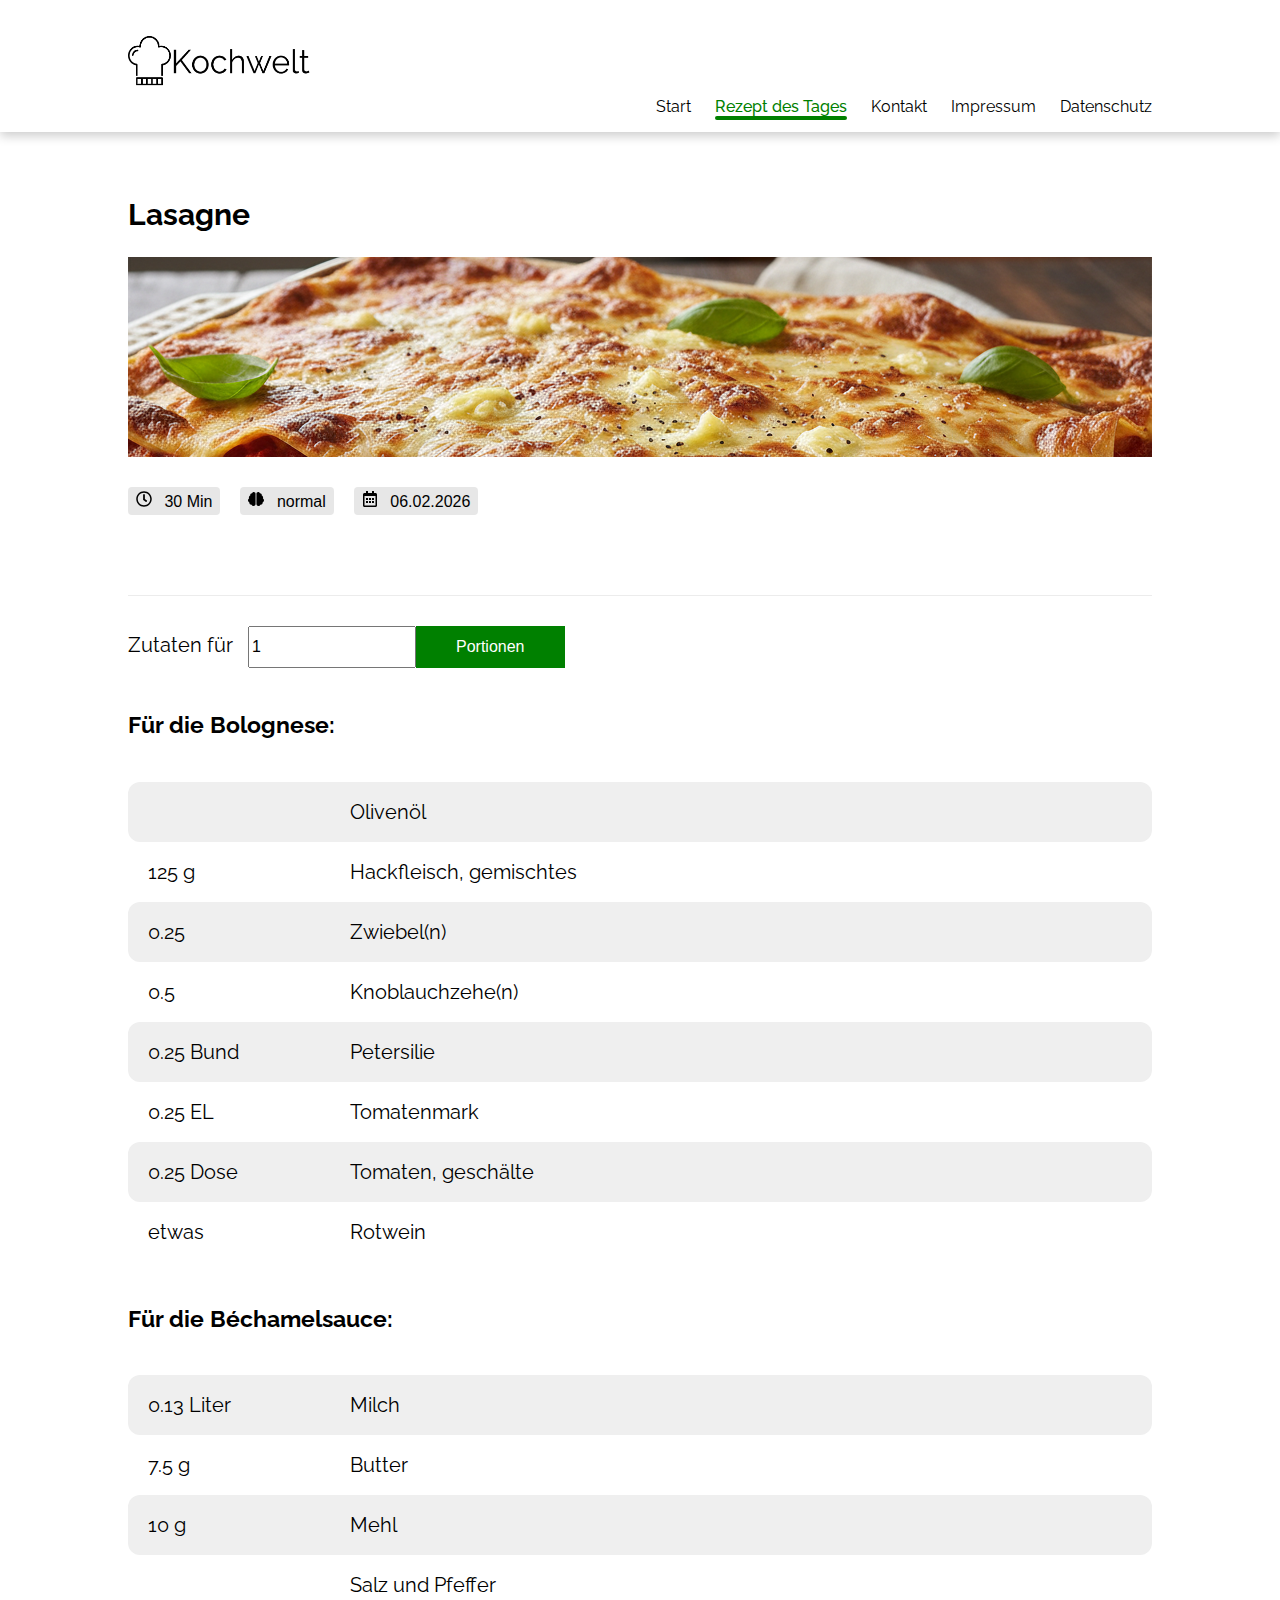
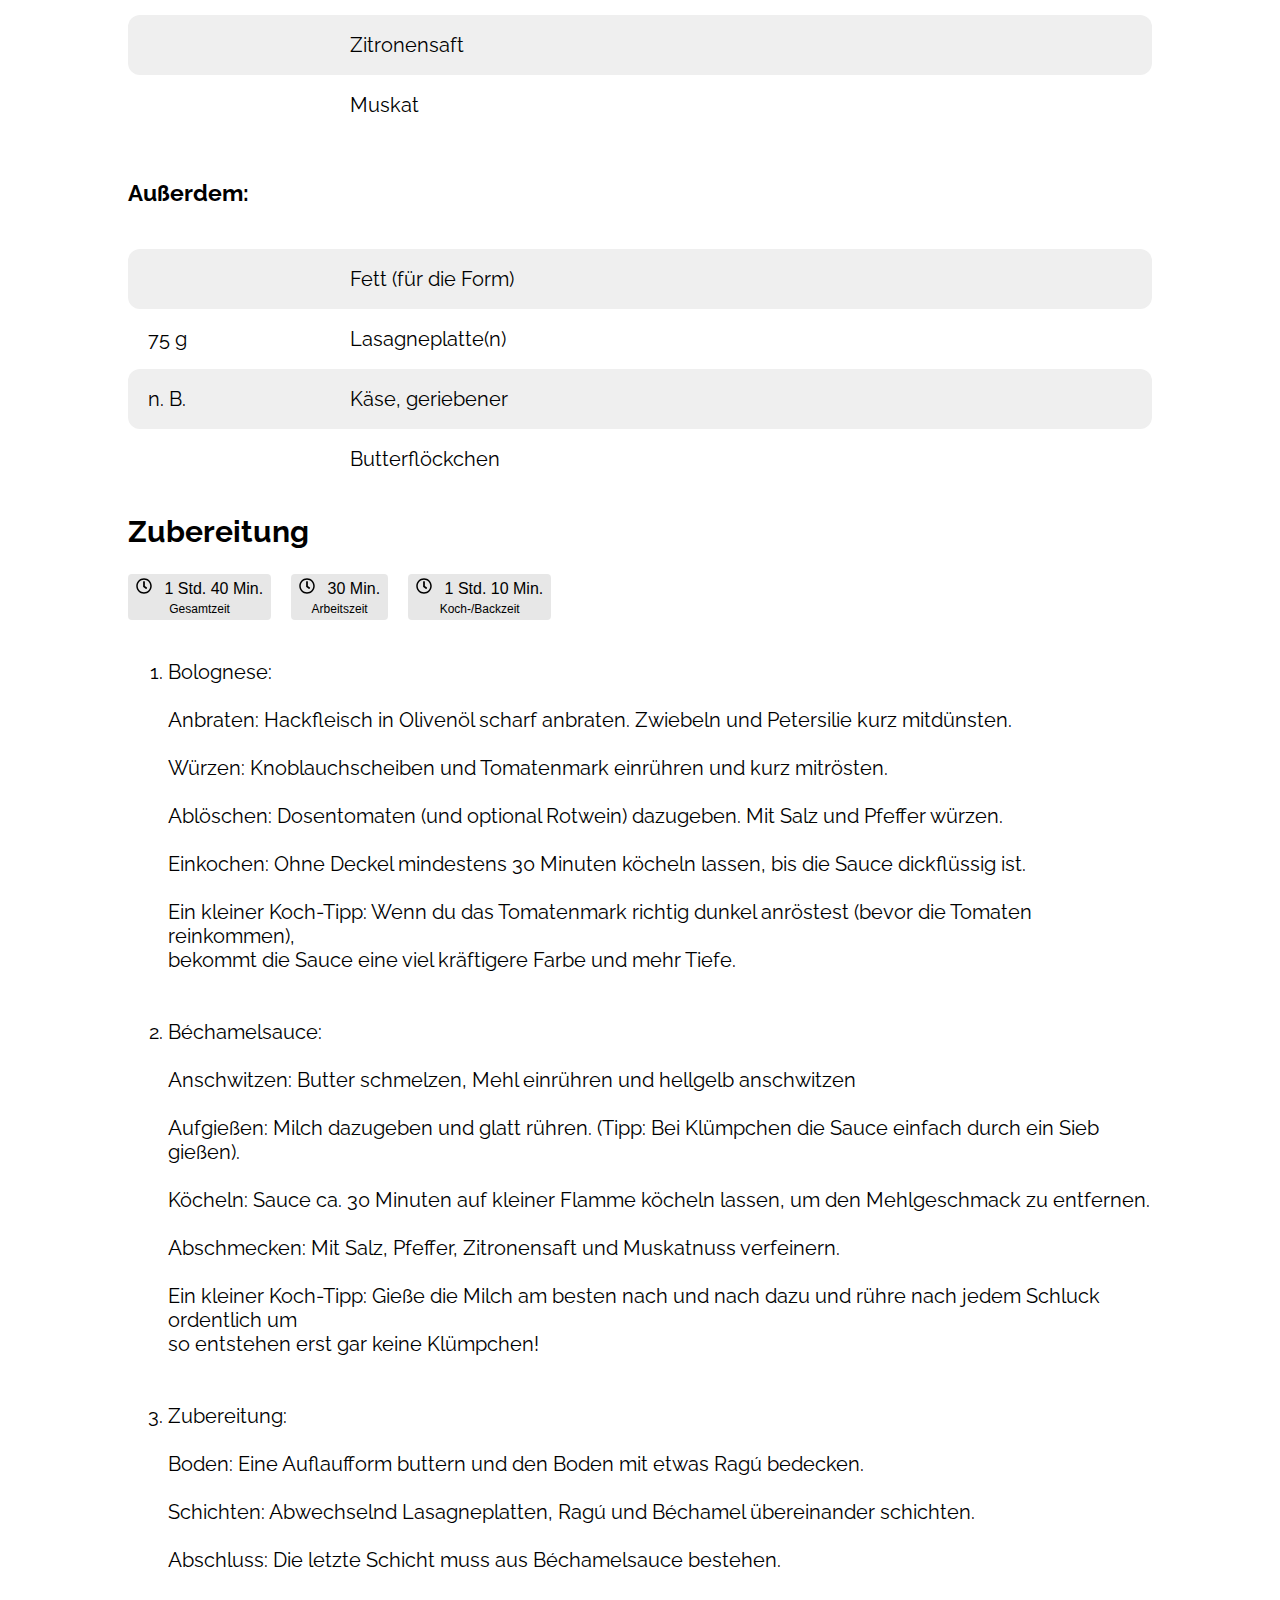
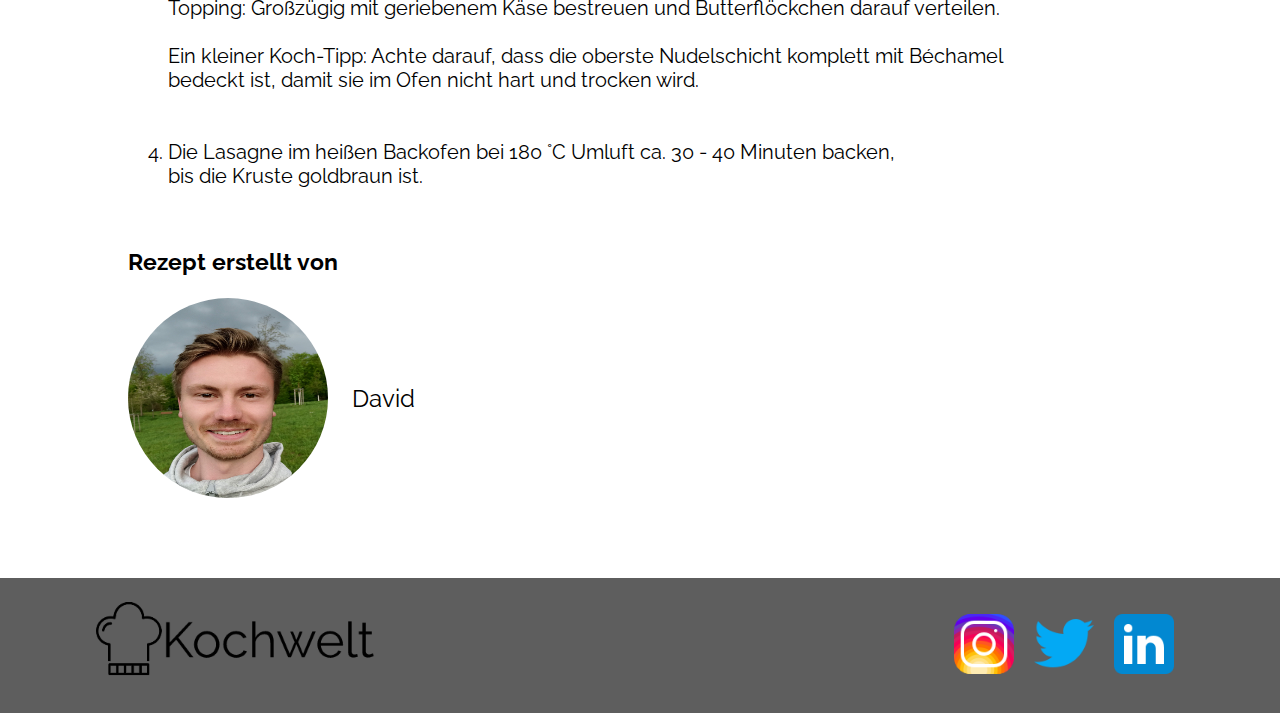
<file: pages/david_recip.html>
<!doctype html>
<html lang="de">
  <head>
    <meta charset="UTF-8" />
    <meta
      name="viewport"
      content="width=device-width, initial-scale=1.0"
    />
    <title>Lasagne</title>
    <link
      rel="stylesheet"
      href="../styles/footer.css"
    />
    <link
      rel="stylesheet"
      href="../styles/header.css"
    />
    <link
      rel="stylesheet"
      href="../styles/lasagne.css"
    />
    <link
      rel="stylesheet"
      href="../assets/fonts.css"
    />
    <script
      defer
      src="../scripts/lasagne.js"
    ></script>
    <link
      rel="icon"
      type="image/png"
      href="../img/fav_icon/favicon-96x96.png"
      sizes="96x96"
    />
    <link
      rel="icon"
      type="image/svg+xml"
      href="../img/fav_icon/favicon.svg"
    />
    <link
      rel="shortcut icon"
      href="../img/fav_icon/favicon.ico"
    />
    <link
      rel="apple-touch-icon"
      sizes="180x180"
      href="../img/fav_icon/apple-touch-icon.png"
    />
    <link
      rel="manifest"
      href="../img/fav_icon/site.webmanifest"
    />
    <script
      src="../scripts/header.js"
      defer
    ></script>
  </head>

  <body class="mybody">
    <header>
      <a href="../index.html"
        ><img
          src="../img/logo.png"
          alt="Kochwelt logo"
      /></a>
      <input
        type="checkbox"
        id="menu-toggle"
      />
      <label
        for="menu-toggle"
        class="burger"
      >
        <span></span>
        <span></span>
        <span></span>
      </label>
      <ul>
        <li>
          <a href="../index.html">Start</a>
          <div class="link-underline"></div>
        </li>
        <li>
          <a
            id="active-link"
            href="./david_recip.html"
            >Rezept des Tages</a
          >
          <div
            class="link-underline"
            id="active-link-underline"
          ></div>
        </li>
        <li>
          <a href="./kontakt.html">Kontakt</a>
          <div class="link-underline"></div>
        </li>
        <li>
          <a href="./impressum.html">Impressum</a>
          <div class="link-underline"></div>
        </li>
        <li>
          <a href="../pages/Datenschutz.html">Datenschutz</a>
          <div class="link-underline"></div>
        </li>
      </ul>
    </header>
    <main>
      <section id="recipe-details">
        <h2 class="mobile-h2">Lasagne</h2>
        <img
          class="image-lasagne"
          src="../img/lasagne.png"
          alt="Lasagne"
        />
        <div class="mobile-time-difficult-date-btn">
          <div class="padding-right-20px">
            <button class="time-difficult-date-btn">
              <img
                class="icons-time-difficult-date"
                src="../img/icons/clock-regular.svg"
                alt="clock"
              />
              30 Min
            </button>
          </div>
          <div class="padding-right-20px">
            <button class="time-difficult-date-btn">
              <img
                class="icons-time-difficult-date"
                src="../img/icons/brain-solid.svg"
                alt="brain"
              />
              normal
            </button>
          </div>
          <button class="time-difficult-date-btn">
            <img
              class="icons-time-difficult-date"
              src="../img/icons/calendar-alt-regular.svg"
              alt="calendar"
            />
            06.02.2026
          </button>
        </div>
      </section>
      <div class="small-grey-border-container">
        <div class="small-grey-border"></div>
      </div>
      <section id="recipe-ingredients">
        <div class="ingredients-header">
          <span>Zutaten für</span>
          <input
            id="input"
            class="input-ingredients"
            type="number"
            min="1"
            max="20"
            value="1"
          /><button
            class="button"
            onclick="calculatePortions()"
          >
            Portionen
          </button>
        </div>
        <table class="table-ingredients">
          <h3 class="caption">Für die Bolognese:</h3>
          <tr class="grey-row">
            <td class="td-padding"></td>
            <td>Olivenöl</td>
          </tr>
          <tr class="white-row">
            <td
              id="hackfleisch"
              class="td-padding"
            >
              125 g
            </td>
            <td>Hackfleisch, gemischtes</td>
          </tr>
          <tr class="grey-row">
            <td
              id="zwiebeln"
              class="td-padding"
            >
              0.25
            </td>
            <td>Zwiebel(n)</td>
          </tr>
          <tr class="white-row">
            <td
              id="knoblauchzehe"
              class="td-padding"
            >
              0.5
            </td>
            <td>Knoblauchzehe(n)</td>
          </tr>
          <tr class="grey-row">
            <td
              id="petersilie"
              class="td-padding"
            >
              0.25 Bund
            </td>
            <td>Petersilie</td>
          </tr>
          <tr class="white-row">
            <td
              id="tomatenmark"
              class="td-padding"
            >
              0.25 EL
            </td>
            <td>Tomatenmark</td>
          </tr>
          <tr class="grey-row">
            <td
              id="tomaten"
              class="td-padding"
            >
              0.25 Dose
            </td>
            <td>Tomaten, geschälte</td>
          </tr>
          <tr class="white-row">
            <td class="td-padding">etwas</td>
            <td>Rotwein</td>
          </tr>
        </table>

        <table class="table-ingredients">
          <h3 class="caption">Für die Béchamelsauce:</h3>
          <tr class="grey-row">
            <td
              id="milch"
              class="td-padding"
            >
              0.13 Liter
            </td>
            <td>Milch</td>
          </tr>
          <tr class="white-row">
            <td
              id="butter"
              class="td-padding"
            >
              7.5 g
            </td>
            <td>Butter</td>
          </tr>
          <tr class="grey-row">
            <td
              id="mehl"
              class="td-padding"
            >
              10 g
            </td>
            <td>Mehl</td>
          </tr>
          <tr class="white-row">
            <td class="td-padding"></td>
            <td>Salz und Pfeffer</td>
          </tr>
          <tr class="grey-row">
            <td class="td-padding"></td>
            <td>Zitronensaft</td>
          </tr>
          <tr class="white-row">
            <td class="td-padding"></td>
            <td>Muskat</td>
          </tr>
        </table>

        <table class="table-ingredients">
          <h3 class="caption">Außerdem:</h3>
          <tr class="grey-row">
            <td class="td-padding"></td>
            <td>Fett (für die Form)</td>
          </tr>
          <tr class="white-row">
            <td
              id="lasagneplatten"
              class="td-padding"
            >
              75 g
            </td>
            <td>Lasagneplatte(n)</td>
          </tr>
          <tr class="grey-row">
            <td class="td-padding">n. B.</td>
            <td>Käse, geriebener</td>
          </tr>
          <tr class="white-row">
            <td class="td-padding"></td>
            <td>Butterflöckchen</td>
          </tr>
        </table>
      </section>
      <section id="preparation">
        <h2 class="mobile-h2">Zubereitung</h2>
        <div class="mobile-preparation-btn">
          <button class="time-btn">
            <img
              class="icons-time-difficult-date"
              src="../img/icons/clock-regular.svg"
              alt="clock"
            />
            1 Std. 40 Min.
            <p class="font-light">Gesamtzeit</p>
          </button>
          <button class="time-btn">
            <img
              class="icons-time-difficult-date"
              src="../img/icons/clock-regular.svg"
              alt="clock"
            />
            30 Min.
            <p class="font-light">Arbeitszeit</p>
          </button>
          <button class="time-btn">
            <img
              class="icons-time-difficult-date"
              src="../img/icons/clock-regular.svg"
              alt="clock"
            />
            1 Std. 10 Min.
            <p class="font-light">Koch-/Backzeit</p>
          </button>
        </div>
      </section>
      <article class="preparation-container">
        <ol>
          <li>
            Bolognese: <br />
            <br />
            Anbraten: Hackfleisch in Olivenöl scharf anbraten. Zwiebeln und
            Petersilie kurz mitdünsten.<br />
            <br />
            Würzen: Knoblauchscheiben und Tomatenmark einrühren und kurz
            mitrösten.<br />
            <br />
            Ablöschen: Dosentomaten (und optional Rotwein) dazugeben. Mit Salz
            und Pfeffer würzen.<br />
            <br />
            Einkochen: Ohne Deckel mindestens 30 Minuten köcheln lassen, bis die
            Sauce dickflüssig ist.<br />
            <br />
            Ein kleiner Koch-Tipp: Wenn du das Tomatenmark richtig dunkel
            anröstest (bevor die Tomaten reinkommen),<br />
            bekommt die Sauce eine viel kräftigere Farbe und mehr Tiefe.<br />
          </li>
          <br />
          <br />
          <li>
            Béchamelsauce:<br />
            <br />
            Anschwitzen: Butter schmelzen, Mehl einrühren und hellgelb
            anschwitzen<br />
            <br />
            Aufgießen: Milch dazugeben und glatt rühren. (Tipp: Bei Klümpchen
            die Sauce einfach durch ein Sieb gießen).<br />
            <br />
            Köcheln: Sauce ca. 30 Minuten auf kleiner Flamme köcheln lassen, um
            den Mehlgeschmack zu entfernen.<br />
            <br />
            Abschmecken: Mit Salz, Pfeffer, Zitronensaft und Muskatnuss
            verfeinern.<br />
            <br />
            Ein kleiner Koch-Tipp: Gieße die Milch am besten nach und nach dazu
            und rühre nach jedem Schluck ordentlich um<br />
            so entstehen erst gar keine Klümpchen!<br />
          </li>
          <br />
          <br />
          <li>
            Zubereitung:<br />
            <br />
            Boden: Eine Auflaufform buttern und den Boden mit etwas Ragú
            bedecken.<br />
            <br />
            Schichten: Abwechselnd Lasagneplatten, Ragú und Béchamel
            übereinander schichten.<br />
            <br />
            Abschluss: Die letzte Schicht muss aus Béchamelsauce bestehen.<br />
            <br />
            Topping: Großzügig mit geriebenem Käse bestreuen und Butterflöckchen
            darauf verteilen.<br />
            <br />
            Ein kleiner Koch-Tipp: Achte darauf, dass die oberste Nudelschicht
            komplett mit Béchamel<br />
            bedeckt ist, damit sie im Ofen nicht hart und trocken wird.<br />
          </li>
          <br />
          <br />
          <li>
            Die Lasagne im heißen Backofen bei 180 °C Umluft ca. 30 - 40 Minuten
            backen,<br />
            bis die Kruste goldbraun ist.
          </li>
        </ol>
      </article>
      <section id="author-recept">
        <h3>Rezept erstellt von</h3>
        <div class="author-recept-container">
          <img
            class="author-recept-img"
            src="../img/david.jpg"
            alt="Image of David"
          />
          <p class="p-size-bigger">David</p>
        </div>
      </section>
    </main>
    <footer>
      <a href="">
        <img
          id="footer-logo"
          src="../img/logo.png"
          alt="logo image" />
        <img
          id="footer-logo-small"
          src="../img/logo_small.png"
          alt=""
      /></a>
      <div class="social-container">
        <a
          href="https://www.instagram.com/"
          target="_blank"
          ><img
            src="../img/instagram.png"
            alt=""
            class="footer-social-img" /></a
        ><a
          href="https://www.x.com/"
          target="_blank"
          ><img
            src="../img/twitter.png"
            alt=""
            class="footer-social-img" /></a
        ><a
          href="https://www.linkedin.com/"
          target="_blank"
          ><img
            src="../img/linkedin.png"
            alt=""
            class="footer-social-img"
        /></a>
      </div>
    </footer>
  </body>
</html>
</file>
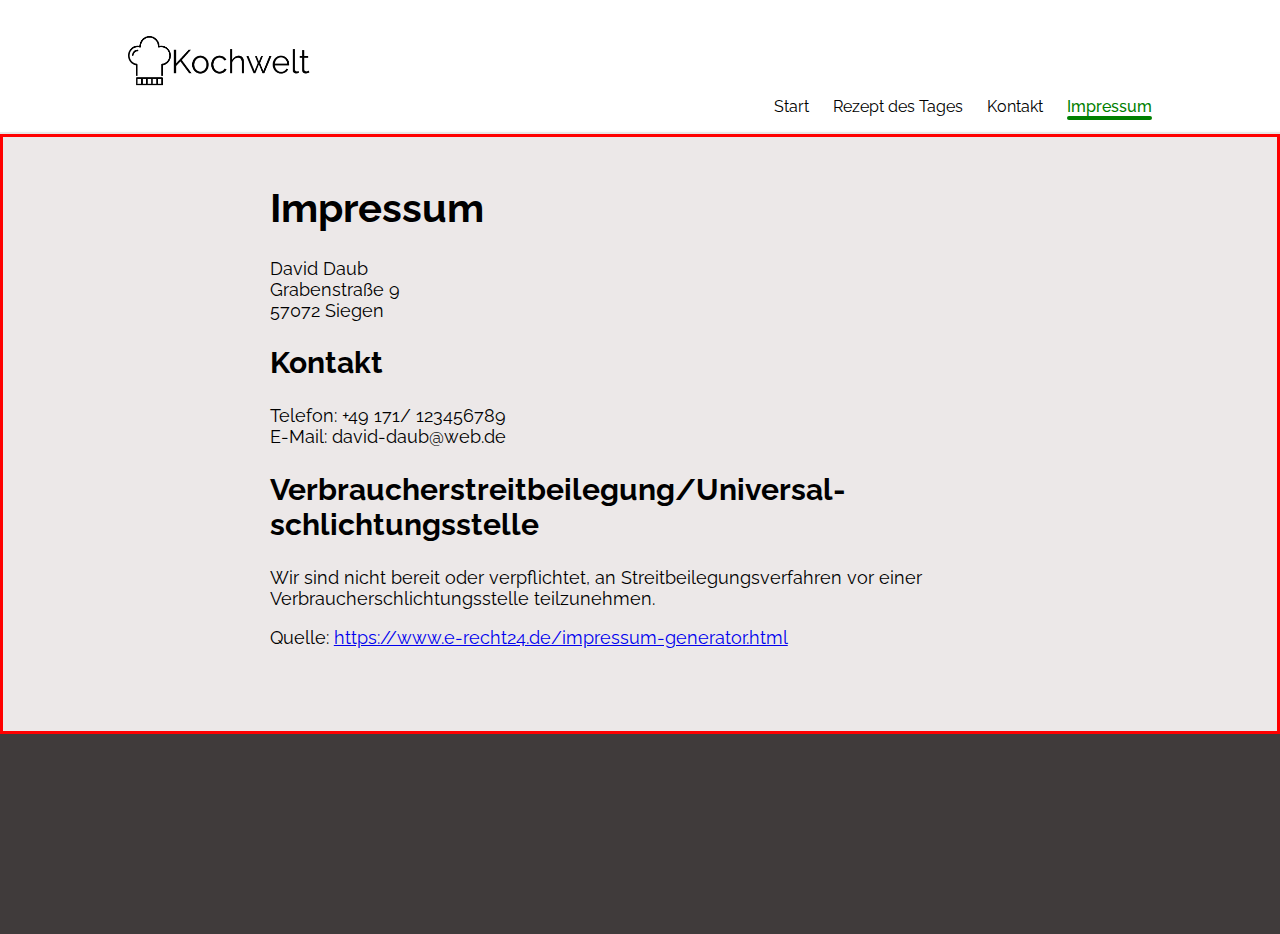
<file: pages/impressum.html>
<!doctype html>
<html lang="de">
  <head>
    <meta charset="UTF-8" />
    <meta
      name="viewport"
      content="width=device-width, initial-scale=1.0"
    />
    <title>Impressum</title>
    <link
      rel="stylesheet"
      href="../styles/impressum.css"
    />
    <link
      rel="stylesheet"
      href="../assets/fonts.css"
    />
    <link
      rel="icon"
      type="image/png"
      href="../img/fav_icon/favicon-96x96.png"
      sizes="96x96"
    />
    <link
      rel="shortcut icon"
      href="img/fav_icon/favicon.ico"
    />
    <link
      rel="apple-touch-icon"
      sizes="180x180"
      href="img/fav_icon/apple-touch-icon.png"
    />
    <link
      rel="manifest"
      href="img/fav_icon/site.webmanifest"
    />
    <link
      rel="stylesheet"
      href="../styles/header.css"
    />
  </head>

  <body class="mybody">
    <header>
      <a href="../index.html"
        ><img
          src="../img/logo.png"
          alt="Kochwelt logo"
      /></a>
      <input
        type="checkbox"
        id="menu-toggle"
      />
      <label
        for="menu-toggle"
        class="burger"
      >
        <span></span>
        <span></span>
        <span></span>
      </label>
      <ul>
        <li>
          <a href="../index.html">Start</a>
          <div class="link-underline"></div>
        </li>
        <li>
          <a href="./david_recip.html">Rezept des Tages</a>
          <div class="link-underline"></div>
        </li>
        <li>
          <a href="./kontakt.html">Kontakt</a>
          <div class="link-underline"></div>
        </li>
        <li>
          <a
            href="./impressum.html"
            id="active-link"
            >Impressum</a
          >
          <div
            class="link-underline"
            id="active-link-underline"
          ></div>
        </li>
      </ul>
    </header>
    <div class="grey-border"></div>
    <main>
      <div class="impressum-container">
        <div class="impressum-position">
          <h1>Impressum</h1>

          <p>
            David Daub<br />
            Grabenstra&szlig;e 9<br />
            57072 Siegen
          </p>

          <h2>Kontakt</h2>
          <p>
            Telefon: +49 171/ 123456789<br />
            E-Mail: david-daub@web.de
          </p>

          <h2>
            Verbraucher&shy;streit&shy;beilegung/Universal&shy;schlichtungs&shy;stelle
          </h2>
          <p>
            Wir sind nicht bereit oder verpflichtet, an
            Streitbeilegungsverfahren vor einer Verbraucherschlichtungsstelle
            teilzunehmen.
          </p>

          <p>
            Quelle:
            <a href="https://www.e-recht24.de/impressum-generator.html"
              >https://www.e-recht24.de/impressum-generator.html</a
            >
          </p>
        </div>
      </div>
    </main>
    <footer>
      <div class="footer-container"></div>
    </footer>
  </body>
</html>
</file>
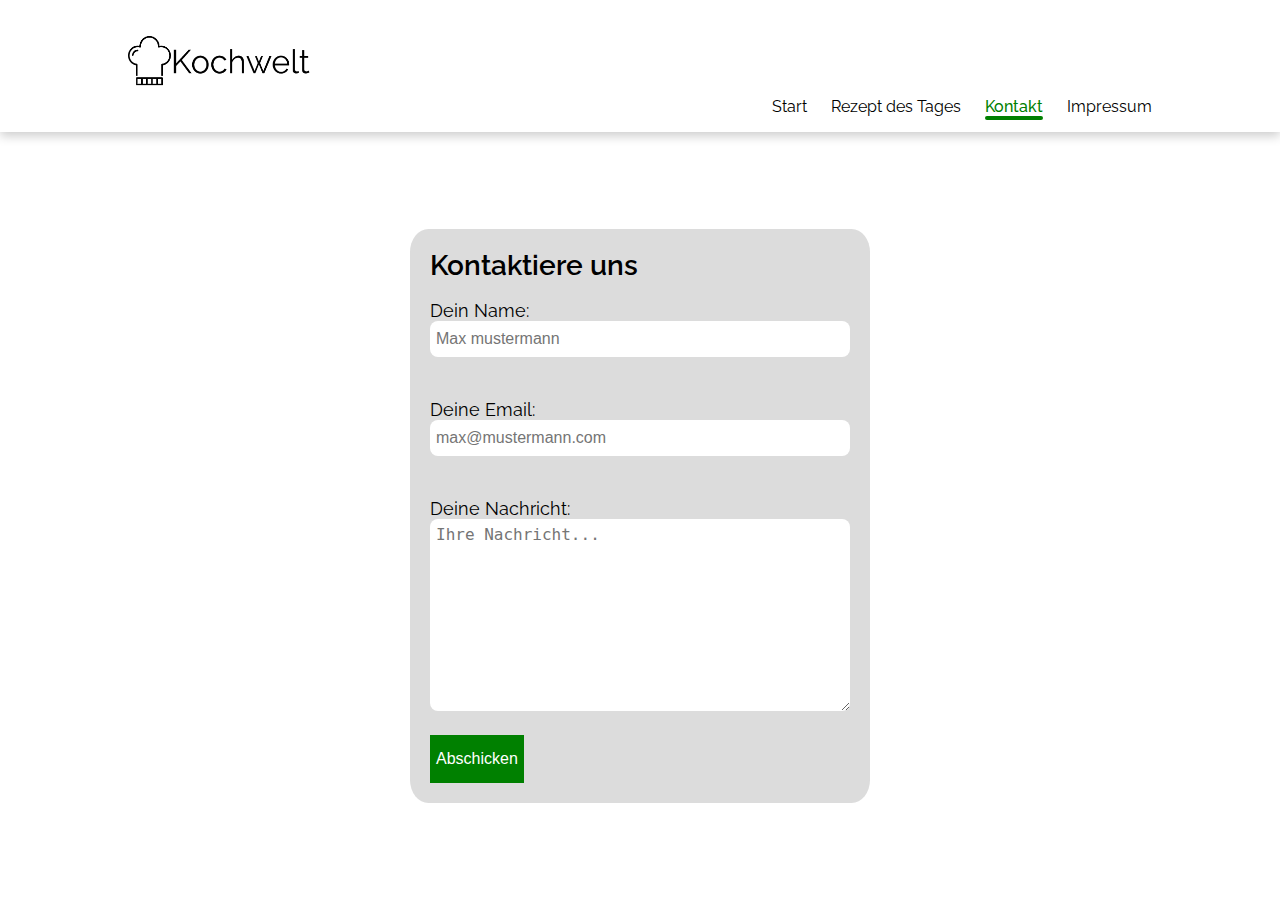
<file: pages/kontakt.html>
<!doctype html>
<html lang="en">
  <head>
    <meta charset="UTF-8" />
    <meta
      name="viewport"
      content="width=device-width, initial-scale=1.0"
    />
    <title>Kontakt - Kochwelt</title>
    <link
      rel="preconnect"
      href="https://fonts.googleapis.com"
    />
    <link
      rel="preconnect"
      href="https://fonts.gstatic.com"
      crossorigin
    />
    <link
      href="https://fonts.googleapis.com/css2?family=Karla:ital,wght@0,200..800;1,200..800&family=PT+Sans:ital,wght@0,400;0,700;1,400;1,700&family=Raleway:ital,wght@0,100..900;1,100..900&family=Ubuntu:ital,wght@0,300;0,400;0,500;0,700;1,300;1,400;1,500;1,700&display=swap"
      rel="stylesheet"
    />
    <link
      rel="stylesheet"
      href="../styles/main.css"
    />
    <link
      rel="stylesheet"
      href="../styles/header.css"
    />
    <link
      rel="stylesheet"
      href="../styles/kontakt.css"
    />
    <link
      rel="shortcut icon"
      href="../img/fav_icon/favicon.ico"
      type="image/x-icon"
    />
    <script
      src="../scripts/header.js"
      defer
    ></script>
  </head>
  <body>
    <header>
      <a href="../index.html"
        ><img
          src="../img/logo.png"
          alt="Kochwelt logo"
      /></a>
      <input
        type="checkbox"
        id="menu-toggle"
      />
      <label
        for="menu-toggle"
        class="burger"
      >
        <span></span>
        <span></span>
        <span></span>
      </label>
      <ul>
        <li>
          <a href="../index.html">Start</a>
          <div class="link-underline"></div>
        </li>
        <li>
          <a href="./david_recip.html">Rezept des Tages</a>
          <div class="link-underline"></div>
        </li>
        <li>
          <a
            href="./kontakt.html"
            id="active-link"
            >Kontakt</a
          >
          <div
            class="link-underline"
            id="active-link-underline"
          ></div>
        </li>
        <li>
          <a href="./impressum.html">Impressum</a>
          <div class="link-underline"></div>
        </li>
      </ul>
    </header>

    <div class="kontakt_feld">
      <h2>Kontaktiere uns</h2>

      <p class="margin_bottom_0">Dein Name:</p>
      <input
        name="Dein Name"
        type="text"
        class="basic_style"
        placeholder="Max mustermann"
      />

      <p class="margin_bottom_0">Deine Email:</p>
      <input
        name="deine Email"
        type="text"
        class="basic_style"
        placeholder="max@mustermann.com"
      />

      <p class="margin_bottom_0">Deine Nachricht:</p>
      <textarea
        class="basic_style deine_nachricht_height"
        placeholder="Ihre Nachricht..."
      ></textarea>

      <form
        action="mailto:mauch.benaja@gmx.de"
        method="post"
        enctype="text/plain"
      >
        <button
          type="submit"
          class="abschicken"
        >
          Abschicken
        </button>
      </form>
    </div>
  </body>
</html>
</file>
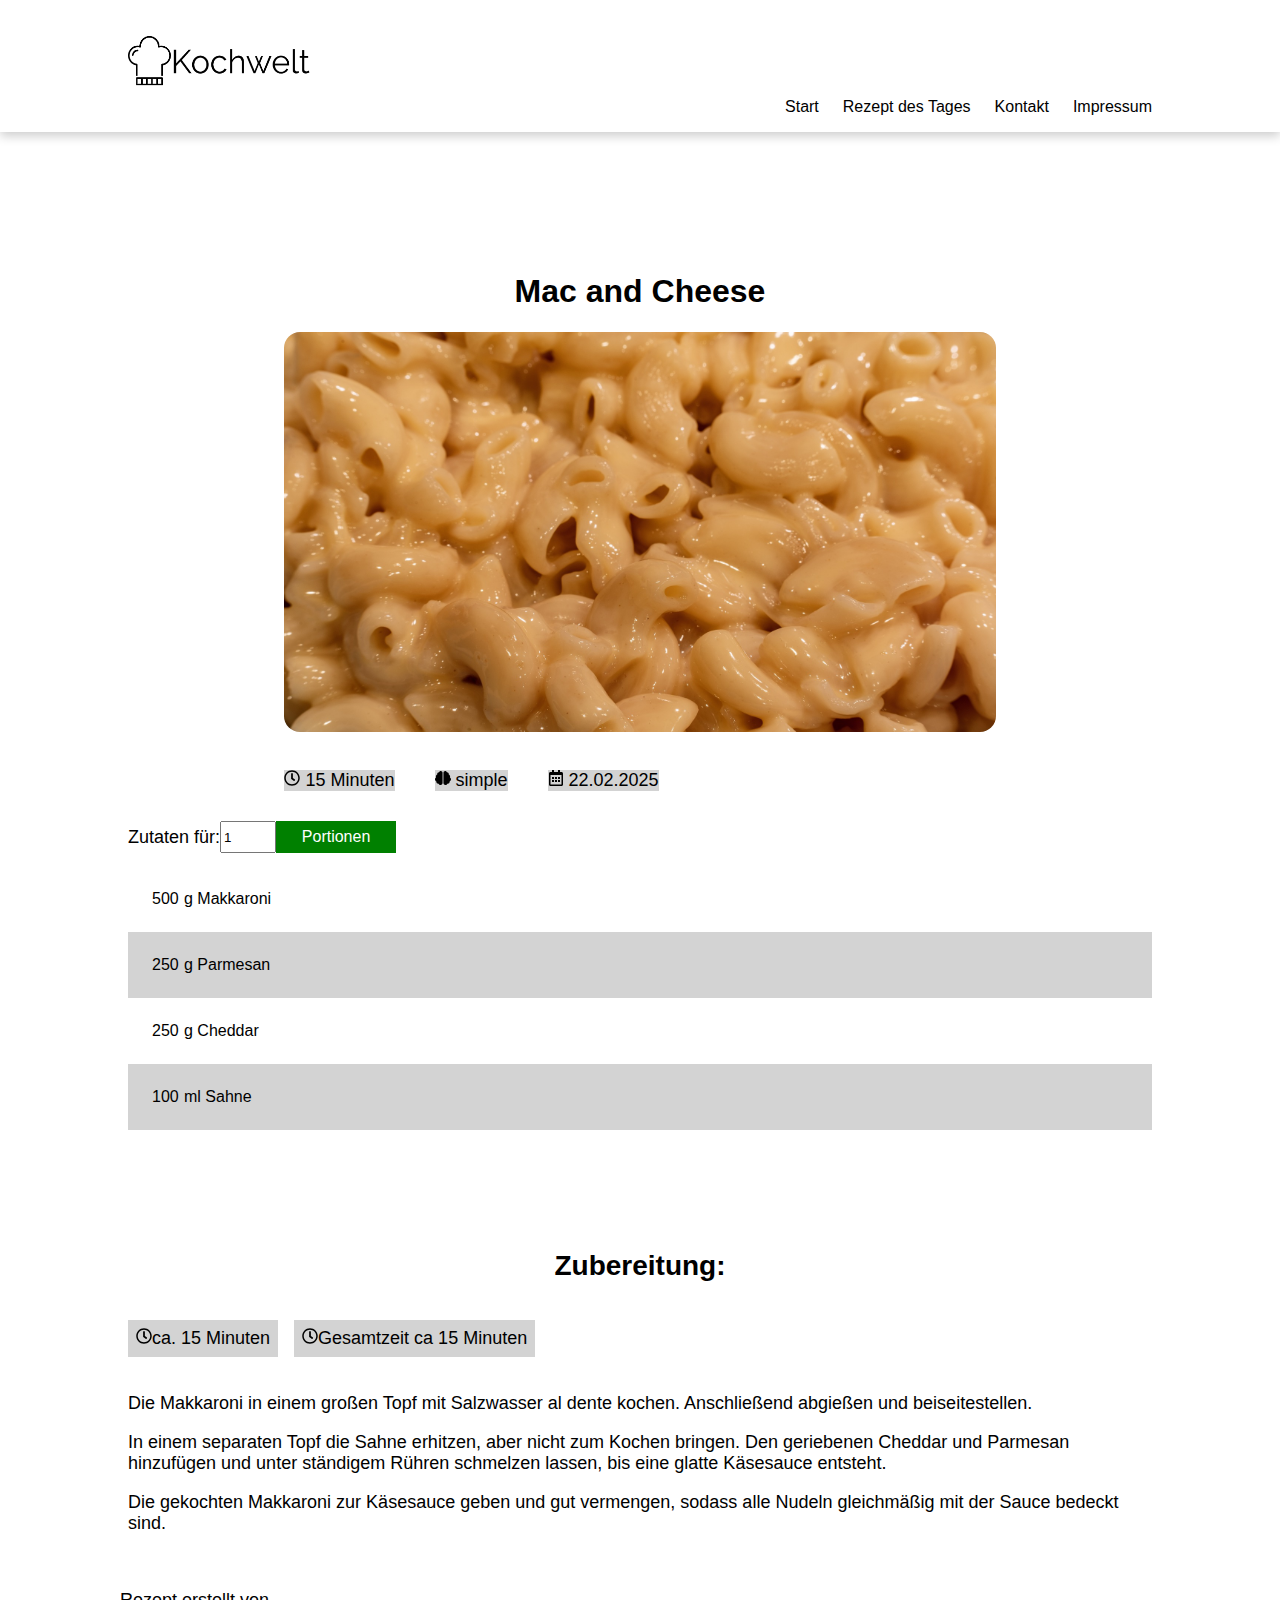
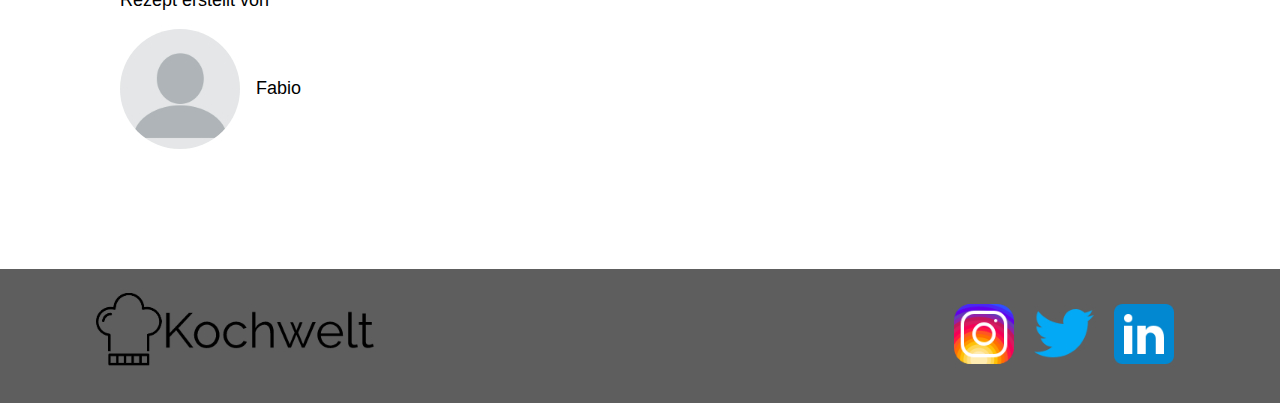
<file: pages/MacCheese.html>
<!DOCTYPE html>
<html lang="de">
<head>
    <meta charset="UTF-8">
    <meta name="viewport" content="width=device-width, initial-scale=1.0">
    <title>Kochwelt</title>
    <link rel="stylesheet" href="../styles/main.css">
    <link rel="stylesheet" href="../styles/Cheese.css">
    <link rel="stylesheet" href="../styles/header.css">
    <link
      rel="shortcut icon"
      href="../img/fav_icon/favicon.ico"
      type="image/x-icon"
    />
    <link rel="stylesheet" href="../styles/footer.css">
    <script src="../scripts/function.js" defer></script>
    <script
      src="../scripts/header.js"
      defer
    ></script>
</head>
<body>
    <header>
      <a href="../index.html"
        ><img
          src="../img/logo.png"
          alt="Kochwelt logo"
      /></a>
      <input
        type="checkbox"
        id="menu-toggle"
      />
      <label
        for="menu-toggle"
        class="burger"
      >
        <span></span>
        <span></span>
        <span></span>
      </label>
      <ul>
        <li>
          <a
            href="../index.html"
            >Start</a
          >
          <div
            class="link-underline"
            
          ></div>
        </li>
        <li>
          <a href="../pages/david_recip.html">Rezept des Tages</a>
          <div class="link-underline" ></div>
        </li>
        <li>
          <a href="../pages/kontakt.html">Kontakt</a>
          <div class="link-underline"></div>
        </li>
        <li>
          <a href="../pages/impressum.html">Impressum</a>
          <div class="link-underline"></div>
        </li>
      </ul>
    </header>
    <main>
        <section class="headline">
            <div>
                <h1>Mac and Cheese</h1>
            </div>
            <div>
                <img id="cheese" src="../img/chesse.jpg" alt="Mac and Cheese">
                <div class="info">
                <p><img class="icon" src="../img/icons/clock-regular.svg" alt="Clock"> 15 Minuten</p>
                <p><img class="icon" src="../img/icons/brain-solid.svg" alt="brain"> simple</p>
                <p><img class="icon" src="../img/icons/calendar-alt-regular.svg" alt="calander"> 22.02.2025</p>
                </div>
            </div>
            <div></div>
        </section>
        <section class="recipe">
            <div class="math">
                <p>Zutaten für: </p>
                <input id="input" class="input_field" type="number" min="-1" max="20" value="1">
                <button id="multi" onclick="calculatePortion()">Portionen</button>
            </div>
            <div>
                <table class="items"> 
                    <tr>
                    <td id="makkaroni" class="portion_size">500</td>
                    <td class="product_description">g Makkaroni</td>
                    </tr>
                     <tr class="tr_grey">
                    <td id="parmesan" class="portion_size">250</td>
                    <td class="product_description">g Parmesan</td>
                    </tr>
                     <tr>
                    <td id="cheddar" class="portion_size">250</td>
                    <td class="product_description">g Cheddar</td>
                    </tr>
                     <tr class="tr_grey">
                    <td id="sahne" class="portion_size">100</td>
                    <td class="product_description">ml Sahne</td>
                    </tr>
                </table>
            </div>
        </section>
        <section class="step">
            <div>
                <h2>Zubereitung:</h2>
                <div class="time">
                <p class="cook_time"><img class="icon" src="../img/icons/clock-regular.svg" alt="Clock">ca. 15 Minuten</p> 
                <p class="all_time"><img class="icon" src="../img/icons/clock-regular.svg" alt="Clock">Gesamtzeit ca 15 Minuten</p>
                </div>
                <div>
                    <p>Die Makkaroni in einem großen Topf mit Salzwasser al dente kochen. Anschließend abgießen und beiseitestellen.</p>
                    <p>In einem separaten Topf die Sahne erhitzen, aber nicht zum Kochen bringen.
                      Den geriebenen Cheddar und Parmesan hinzufügen und unter ständigem Rühren schmelzen lassen, bis eine glatte Käsesauce entsteht.</p>
                    <p>Die gekochten Makkaroni zur Käsesauce geben und gut vermengen, sodass alle Nudeln gleichmäßig mit der Sauce bedeckt sind.</p>
                    </div>
        </section>
        <section class="user">
            <p>Rezept erstellt von</p>
            <div class="pro">
            <img class="profile" src="../img/profile.png">
            <p>Fabio</p>
            </div>
        </section>
    </main>
    <footer>
      <a href="">
        <img
          id="footer-logo"
          src="../img/logo.png"
          alt="logo image" />
        <img
          id="footer-logo-small"
          src="../img/logo_small.png"
          alt=""
      /></a>
      <div class="social-container">
        <a
          href="https://www.google.com/"
          target="_blank"
          ><img
            src="../img/instagram.png"
            alt=""
            class="footer-social-img" /></a
        ><a
          href="https://www.google.com/"
          target="_blank"
          ><img
            src="../img/twitter.png"
            alt=""
            class="footer-social-img" /></a
        ><a
          href="https://www.google.com/"
          target="_blank"
          ><img
            src="../img/linkedin.png"
            alt=""
            class="footer-social-img"
        /></a>
      </div>
    </footer>
</body>
</html>
</file>
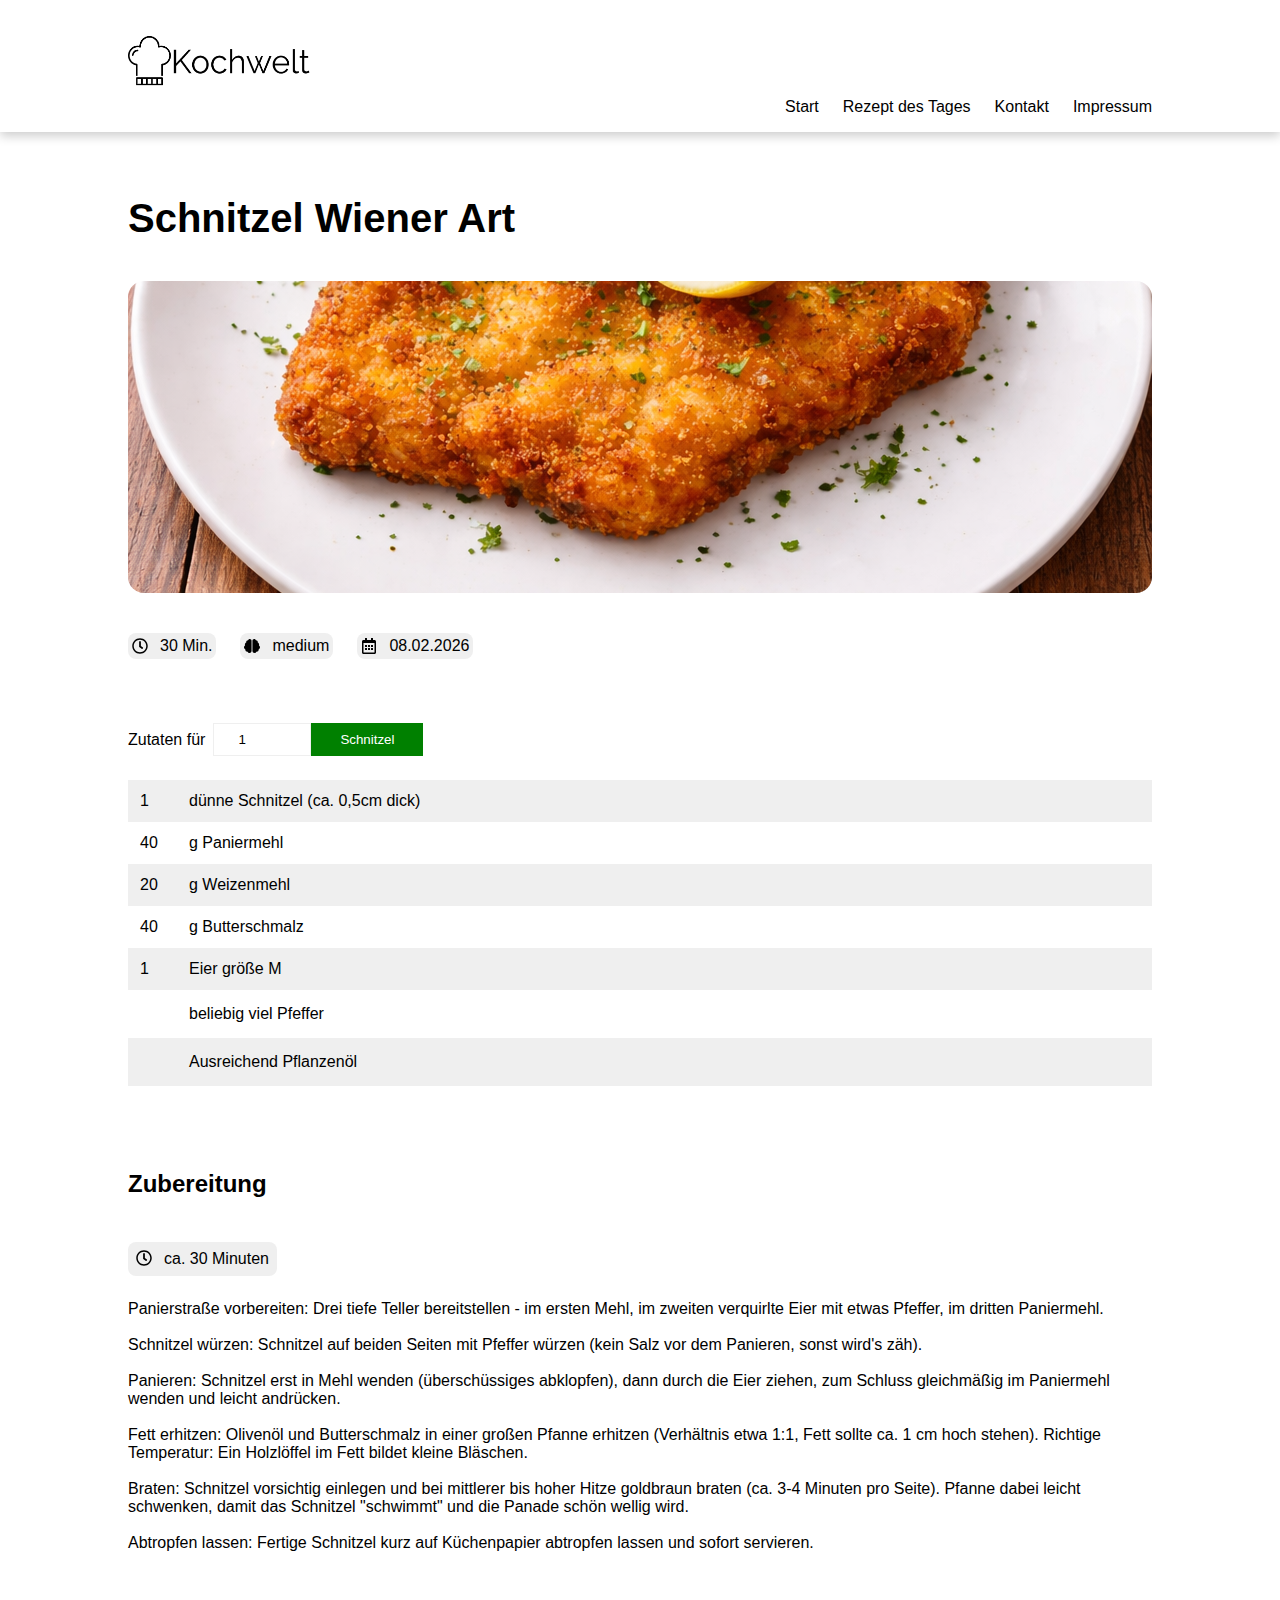
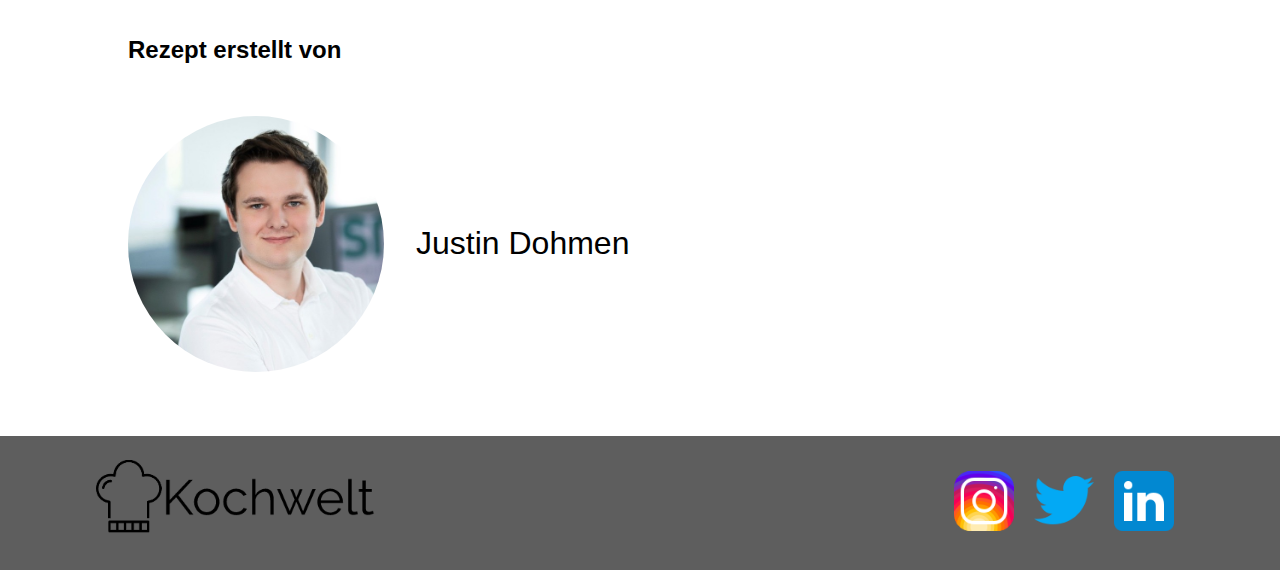
<file: pages/schnitzel.html>
<!doctype html>
<html lang="en">
  <head>
    <meta charset="UTF-8" />
    <meta
      name="viewport"
      content="width=device-width, initial-scale=1.0"
    />
    <link
      rel="stylesheet"
      href="../styles/schnitzel.css"
    />
    <link
      rel="stylesheet"
      href="../styles/header.css"
    />
    <link
      rel="shortcut icon"
      href="../img/fav_icon/favicon.ico"
      type="image/x-icon"
    />
    <link rel="stylesheet" href="../styles/footer.css">
    <title>Schnitzel</title>
    <script src="../scripts/schnitzel.js" defer></script>
    <script
      src="../scripts/header.js"
      defer
    ></script>
  </head>
  <body>
    <header>
      <a href="../index.html"
        ><img
          src="../img/logo.png"
          alt="Kochwelt logo"
      /></a>
      <input
        type="checkbox"
        id="menu-toggle"
      />
      <label
        for="menu-toggle"
        class="burger"
      >
        <span></span>
        <span></span>
        <span></span>
      </label>
      <ul>
        <li>
          <a
            href="../index.html"
            >Start</a
          >
          <div
            class="link-underline"
            
          ></div>
        </li>
        <li>
          <a href="../pages/david_recip.html">Rezept des Tages</a>
          <div class="link-underline" ></div>
        </li>
        <li>
          <a href="../pages/kontakt.html">Kontakt</a>
          <div class="link-underline"></div>
        </li>
        <li>
          <a href="../pages/impressum.html">Impressum</a>
          <div class="link-underline"></div>
        </li>
      </ul>
    </header>
    <main>
      <section id="heading">
        <h1>Schnitzel Wiener Art</h1>
        <img
          src="../img/Schnitzel.png"
          alt=""
          id="header-img"
        />
        <div id="time-and-date">
          <div class="time-container">
            <img
              src="../img/icons/clock-regular.svg"
              alt=""
              class="time-container-img"
            />
            <p>30 Min.</p>
          </div>
          <div class="time-container">
            <img
              src="../img/icons/brain-solid.svg"
              alt=""
              class="time-container-img"
            />
            <p>medium</p>
          </div>
          <div class="time-container">
            <img
              src="../img/icons/calendar-alt-regular.svg"
              alt=""
              class="time-container-img"
            />
            <p>08.02.2026</p>
          </div>
        </div>
      </section>
      <section id="zutaten">
        <div id="portion-container">
          <p>Zutaten für</p>
          <input
            type="number"
            max="16"
            min="1"
            value="1"
            id="portion-value"
          />
          <button onclick="calculatePortions()">Schnitzel</button>
        </div>
        <table>
          <tr class="row-1">
            <td
              class="portion-size"
              id="schnitzel-count"
            >
              1
            </td>
            <td>dünne Schnitzel (ca. 0,5cm dick)</td>
          </tr>
          <tr>
            <td
              class="portion-size"
              id="breading-count"
            >
              40
            </td>
            <td>g Paniermehl</td>
          </tr>
          <tr class="row-1">
            <td
              class="portion-size"
              id="flour-count"
            >
              20
            </td>
            <td>g Weizenmehl</td>
          </tr>
          <tr>
            <td
              class="portion-size"
              id="butter-count"
            >
              40
            </td>
            <td>g Butterschmalz</td>
          </tr>
          <tr class="row-1">
            <td
              class="portion-size"
              id="egg-count"
            >
              1
            </td>
            <td>Eier größe M</td>
          </tr>
          <tr>
            <td
              class="portion-size"
              style="padding: 24px"
            ></td>
            <td>beliebig viel Pfeffer</td>
          </tr>
          <tr class="row-1">
            <td
              class="portion-size"
              style="padding: 24px"
            ></td>
            <td>Ausreichend Pflanzenöl</td>
          </tr>
        </table>
      </section>
      <section id="zubereitung">
        <h2>Zubereitung</h2>
        <div id="container-for-time">
          <img
            src="../img/icons/clock-regular.svg"
            alt=""
            class="time-container-img"
          />
          <p>ca. 30 Minuten</p>
        </div>
        <div id="zubereitung-container">
          <p>
            Panierstraße vorbereiten: Drei tiefe Teller bereitstellen - im
            ersten Mehl, im zweiten verquirlte Eier mit etwas Pfeffer, im
            dritten Paniermehl.
          </p>
          <br />
          <p>
            Schnitzel würzen: Schnitzel auf beiden Seiten mit Pfeffer würzen
            (kein Salz vor dem Panieren, sonst wird's zäh).
          </p>
          <br />
          <p>
            Panieren: Schnitzel erst in Mehl wenden (überschüssiges abklopfen),
            dann durch die Eier ziehen, zum Schluss gleichmäßig im Paniermehl
            wenden und leicht andrücken.
          </p>
          <br />
          <p>
            Fett erhitzen: Olivenöl und Butterschmalz in einer großen Pfanne
            erhitzen (Verhältnis etwa 1:1, Fett sollte ca. 1 cm hoch stehen).
            Richtige Temperatur: Ein Holzlöffel im Fett bildet kleine Bläschen.
          </p>
          <br />
          <p>
            Braten: Schnitzel vorsichtig einlegen und bei mittlerer bis hoher
            Hitze goldbraun braten (ca. 3-4 Minuten pro Seite). Pfanne dabei
            leicht schwenken, damit das Schnitzel "schwimmt" und die Panade
            schön wellig wird.
          </p>
          <br />
          <p>
            Abtropfen lassen: Fertige Schnitzel kurz auf Küchenpapier abtropfen
            lassen und sofort servieren.
          </p>
        </div>
      </section>
      <section id="made-by">
        <h2>Rezept erstellt von</h2>
        <div id="made-by-picture-and-name">
          <img
            src="../img/justin_dohmen_profile.jpg"
            alt=""
          />
          <h3>Justin Dohmen</h2>
        </div>
      </section>
    </main>
    <footer>
      <a href="">
        <img
          id="footer-logo"
          src="../img/logo.png"
          alt="logo image" />
        <img
          id="footer-logo-small"
          src="../img/logo_small.png"
          alt=""
      /></a>
      <div class="social-container">
        <a
          href="https://www.instagram.com/"
          target="_blank"
          ><img
            src="../img/instagram.png"
            alt=""
            class="footer-social-img" /></a
        ><a
          href="https://www.x.com/"
          target="_blank"
          ><img
            src="../img/twitter.png"
            alt=""
            class="footer-social-img" /></a
        ><a
          href="https://www.linkedin.com/"
          target="_blank"
          ><img
            src="../img/linkedin.png"
            alt=""
            class="footer-social-img"
        /></a>
      </div>
    </footer>
  </body>
</html>
</file>
<file: lasagne.css>
html {
    scroll-behavior: smooth;
}

.mybody {
    margin: 0px;
    font-weight: normal;
    font-size: 20px;
    object-fit: cover;
    font-family: 'Raleway', sans-serif;
}

.header-container {
    display: flex;
    justify-content: space-between;
    align-items: center;
    padding-left: 10%;
    padding-top: 100px;
    padding-right: 10%;
    font-size: 24px;
    padding-bottom: 0px;
}

.img-logo-png {
    width: 280px;
    object-fit: contain;
    display: block;
}


.nav-links {
    padding-top: 80px;
    display: flex;
    list-style: none;
    gap: 20px;
    margin: 8px;
}

.nav-links a {
    text-decoration: none;
    color: black;
    border-bottom: 4px solid transparent;
    padding-bottom: 4px;
}

.nav-links a:hover {
    border-bottom: 4px solid #008000;
    color: #008000;
}

.grey-border {
    background-color: #E7E7E7;
    box-shadow: 10px 3px 5px 0px rgba(0, 0, 0, 0.3);
    height: 2px;
    width: 100%;
    margin-top: 0px;
}

.image-lasagne {
    width: 100%;
    height: 400px;
    object-fit: cover;
}



.small-grey-border {
    background-color:  #ECECEC;
    height: 1px;
    width: 80%;
}

.small-grey-border-container {
    display: flex;
    justify-content: center;
    margin-top: 40px;
    margin-bottom: 10px;
}


h1 {
    font-size: 64px;
    font-weight: bold;
    margin-top: 60px;
    margin-bottom: 20px;
}

p {
    font-size: 18px;
}

#recipe-of-the-day {
    display: flex;
    align-items: center;
    flex-direction: column;
    margin-top: 80px;
    margin-bottom: 80px;
}

#recipe-of-the-day-container {
    width: 100vh;
    height: 400px;
    display: flex;
    justify-content: center;
    align-items: center;
}

#text-recipe-of-the-day {
    margin-left: 40px;
}

.button {
   background-color: #008000;
    color: white;
    padding: 12px 40px;
    text-align: center;
    display: inline-block;
    font-size: 16px;
    margin-top: 20px;
    cursor: pointer;
    border-width: 0px;
}

.time-difficult-date-btn {
    background-color: rgba(216, 215, 215, 0.61);
    color: black;
    padding: 4px 8px;
    text-align: center;
    display: inline-block;
    font-size: 16px;
    cursor: text;
    border-radius: 4px;
    border-width: 0px;
}

.time-btn {
    background-color: rgba(216, 215, 215, 0.61);
    color: black;
    padding: 4px 8px;
    text-align: center;
    display: inline-block;
    font-size: 16px;
    cursor: text;
    border-radius: 4px;
    border-width: 0px;
}

.input-ingredients {
    width: 160px;
    height: 36px;
    font-size: 16px;
    margin-left: 10px;
    margin-right: 0px;
}

#recipe-ingredients {
    margin-left: 10%;
    margin-right: 10%;
}

#recipe-details {
    padding-top: 40px;
    padding-bottom: 40px;
    margin-left: 10%;
    margin-right: 10%;
}

.mobile-time-difficult-date-btn {
    padding-top: 25px;
    display: flex;
}

.padding-right-20px {
    padding-right: 20px;
}

.icons-time-difficult-date {
    width: 16px;
    height: 16px;
    margin-right: 8px;
}

.caption { 
    padding-top: 20px;
    padding-bottom: 20px;
}


.table-ingredients {
    border-collapse: separate;
    border-spacing: 0px 0px;
    width: 100%;
}

.white-row {
    background-color: rgb(255, 255, 255);
    height: 60px;
}

.grey-row {
    background-color: #EFEFEF;
    height: 60px;
}

.td-padding {
    padding-left: 20px;
    width: 200px;
}

.white-row td:first-child,
.grey-row td:first-child {
    border-top-left-radius: 12px;
    border-bottom-left-radius: 12px;
}

.white-row td:last-child,
.grey-row td:last-child {
    border-top-right-radius: 12px;
    border-bottom-right-radius: 12px;
}

#preparation {
    margin-left: 10%;
}

.font-light {
    font-weight: lighter;
    font-size: 12px;
    margin-top: 4px;
    margin-bottom: 0px;
}

.preparation-container {
    margin-top: 40px;
    margin-left: 10%;
    margin-right: 10%;
}

.mobile-preparation-btn {
    display: flex;
    gap: 20px;
}

#author-recept {
    margin-top: 60px;
    margin-left: 10%;
    margin-bottom: 80px;
}

.author-recept-container {
    display: flex;
    align-items: center;
    gap: 24px;
}

.author-recept-img {
    width: 200px;
    height: 200px;
    border-radius: 50%;   
}

.p-size-bigger {
    font-size: 24px;
}

.footer-container {
    background-color: #403B3B;
    height: 200px;
    width: 100%;
}

.image-lasagne {
    width: 100%;
    height: 200px;
}

.img-small-logo-png {
    display: none;
}

@media (max-width: 1080px) {
    .nav-links {
        font-size: 20px;
        padding-left: 0px;
    }

    .img-logo-png {
    width: 240px;
    object-fit: contain;
    padding-top: 40px;
}


}

@media (max-width: 900px) {
    .header-container {
        padding-left: 10%;
        padding-right: 10%;
    }

    .nav-links {
        gap: 14px;
        font-size: 16px;
    }

    .img-logo-png {
    width: 200px;
    object-fit: contain;
}


    .mybody {
        font-size: 16px;
    }
}

@media (max-width: 705px) {
    .header-container {
        padding-left: 10%;
        padding-right: 10%;
    }

    .nav-links {
        gap: 12px;
        font-size: 14px;
    }

    .img-logo-png {
    width: 160px;
    object-fit: contain;
    padding-top: 60px;
}

.author-recept-img {
    width: 140px;
    height: 140px;
    border-radius: 50%;   
}


  
}

@media (max-width: 600px) {

    .header-container {
        height: 60px;
    }

    .img-logo-png {
        display: none;
    }

    .img-small-logo-png {
        display: block;
        width: 80px;
        padding-bottom: 38px;
    }

    .image-lasagne {
        height: 150px;
    }
    

    .nav-links {
        gap: 10px;
        display: flex;
        flex-direction: column;
        padding-bottom: 118px;
    }

    .padding-right-20px {
        padding-right: 0px;
    }


    h1 {
        font-size: 36px;
        margin-top: 40px;
    }

    .mybody {
        font-size: 14px;
    }

    p {
        font-size: 14px;
    }

    .mobile-h2 {
        display: flex;
        justify-content: center;
    }

    .mobile-preparation-btn {
        display: flex;
        flex-direction: column;
        align-items: center;
        gap: 10px;
    }

    #recipe-details {
        display: flex;
        flex-direction: column;
        align-items: center;
    }

    .time-btn {
        width: 240px;
    }

    .input-ingredients {
        width: 60px;
        margin-left: 2px;
    }

    .button {
        width: 100px;
        padding-left: 10px !important;
        padding-right: 10px !important;
    }

    .time-difficult-date-btn {
        font-size: 14px;
        width: 96px;
        display: flex;
        justify-content: center;
        align-items: center;
    }

    .mobile-time-difficult-date-btn {
        display: flex;
        flex-direction: space-between;
        gap: 4px;
    }

    .td-padding {
        width: 80px;
    }

    #preparation {
        margin-right: 10%;
    }
}
</file>
<file: assets/fonts.css>
/* raleway-100 - latin */
@font-face {
  font-display: swap; /* Check https://developer.mozilla.org/en-US/docs/Web/CSS/@font-face/font-display for other options. */
  font-family: 'Raleway';
  font-style: normal;
  font-weight: 100;
  src: url('fonts/raleway-v37-latin-100.woff2') format('woff2'); /* Chrome 36+, Opera 23+, Firefox 39+, Safari 12+, iOS 10+ */
}
/* raleway-200 - latin */
@font-face {
  font-display: swap; /* Check https://developer.mozilla.org/en-US/docs/Web/CSS/@font-face/font-display for other options. */
  font-family: 'Raleway';
  font-style: normal;
  font-weight: 200;
  src: url('fonts/raleway-v37-latin-200.woff2') format('woff2'); /* Chrome 36+, Opera 23+, Firefox 39+, Safari 12+, iOS 10+ */
}
/* raleway-300 - latin */
@font-face {
  font-display: swap; /* Check https://developer.mozilla.org/en-US/docs/Web/CSS/@font-face/font-display for other options. */
  font-family: 'Raleway';
  font-style: normal;
  font-weight: 300;
  src: url('fonts/raleway-v37-latin-300.woff2') format('woff2'); /* Chrome 36+, Opera 23+, Firefox 39+, Safari 12+, iOS 10+ */
}
/* raleway-regular - latin */
@font-face {
  font-display: swap; /* Check https://developer.mozilla.org/en-US/docs/Web/CSS/@font-face/font-display for other options. */
  font-family: 'Raleway';
  font-style: normal;
  font-weight: 400;
  src: url('fonts/raleway-v37-latin-regular.woff2') format('woff2'); /* Chrome 36+, Opera 23+, Firefox 39+, Safari 12+, iOS 10+ */
}
/* raleway-500 - latin */
@font-face {
  font-display: swap; /* Check https://developer.mozilla.org/en-US/docs/Web/CSS/@font-face/font-display for other options. */
  font-family: 'Raleway';
  font-style: normal;
  font-weight: 500;
  src: url('fonts/raleway-v37-latin-500.woff2') format('woff2'); /* Chrome 36+, Opera 23+, Firefox 39+, Safari 12+, iOS 10+ */
}
/* raleway-600 - latin */
@font-face {
  font-display: swap; /* Check https://developer.mozilla.org/en-US/docs/Web/CSS/@font-face/font-display for other options. */
  font-family: 'Raleway';
  font-style: normal;
  font-weight: 600;
  src: url('fonts/raleway-v37-latin-600.woff2') format('woff2'); /* Chrome 36+, Opera 23+, Firefox 39+, Safari 12+, iOS 10+ */
}
/* raleway-700 - latin */
@font-face {
  font-display: swap; /* Check https://developer.mozilla.org/en-US/docs/Web/CSS/@font-face/font-display for other options. */
  font-family: 'Raleway';
  font-style: normal;
  font-weight: 700;
  src: url('fonts/raleway-v37-latin-700.woff2') format('woff2'); /* Chrome 36+, Opera 23+, Firefox 39+, Safari 12+, iOS 10+ */
}
/* raleway-800 - latin */
@font-face {
  font-display: swap; /* Check https://developer.mozilla.org/en-US/docs/Web/CSS/@font-face/font-display for other options. */
  font-family: 'Raleway';
  font-style: normal;
  font-weight: 800;
  src: url('fonts/raleway-v37-latin-800.woff2') format('woff2'); /* Chrome 36+, Opera 23+, Firefox 39+, Safari 12+, iOS 10+ */
}
/* raleway-900 - latin */
@font-face {
  font-display: swap; /* Check https://developer.mozilla.org/en-US/docs/Web/CSS/@font-face/font-display for other options. */
  font-family: 'Raleway';
  font-style: normal;
  font-weight: 900;
  src: url('fonts/raleway-v37-latin-900.woff2') format('woff2'); /* Chrome 36+, Opera 23+, Firefox 39+, Safari 12+, iOS 10+ */
}
</file>
<file: impressum.css>
html {
    scroll-behavior: smooth;
}

body {
    min-height: 100vh;
  display: flex;
  flex-direction: column;
  margin: 0;
}

main {
  flex: 1;
}

.mybody {
    margin: 0px;
    font-weight: normal;
    font-size: 20px;
    object-fit: cover;
    font-family: 'Raleway', sans-serif;
}

.header-container {
    display: flex;
    justify-content: space-between;
    align-items: center;
    padding-left: 10%;
    padding-top: 100px;
    padding-right: 10%;
    font-size: 24px;
    padding-bottom: 0px;
}

.img-logo-png {
    width: 280px;
    object-fit: contain;
    display: block;
}


.nav-links {
    padding-top: 80px;
    display: flex;
    list-style: none;
    gap: 20px;
    margin: 8px;
}

.nav-links a {
    text-decoration: none;
    color: black;
    border-bottom: 4px solid transparent;
    padding-bottom: 4px;
}

.nav-links a:hover {
    border-bottom: 4px solid #008000;
    color: #008000;
}

.grey-border {
    background-color: #E7E7E7;
    box-shadow: 10px 3px 5px 0px rgba(0, 0, 0, 0.3);
    height: 2px;
    width: 100%;
    margin-top: 0px;
}

p {
    font-size: 18px;
}

.img-small-logo-png {
    display: none;
}

.impressum-container {
    height: 600px;
    border: 3px solid red;
    padding: 20px;
    background-color: #ece8e8;
    box-sizing: border-box;
}

.impressum-position {
    padding-left: 20%;
    padding-right: 20%;
}

.footer-container {
    background-color: #403B3B;
    height: 200px;
    width: 100%;
}

@media (max-width: 1080px) {
    .nav-links {
        font-size: 20px;
        padding-left: 0px;
    }

    .img-logo-png {
    width: 240px;
    object-fit: contain;
    padding-top: 40px;
}


}

@media (max-width: 900px) {
    .header-container {
        padding-left: 10%;
        padding-right: 10%;
    }

    .nav-links {
        gap: 14px;
        font-size: 16px;
    }

    .img-logo-png {
    width: 200px;
    object-fit: contain;
}


    .mybody {
        font-size: 16px;
    }
}

@media (max-width: 705px) {
    .header-container {
        padding-left: 10%;
        padding-right: 10%;
    }

    .nav-links {
        gap: 12px;
        font-size: 14px;
    }

    .impressum-position {
    padding-left: 10%;
    padding-right: 10%;
}

    .img-logo-png {
    width: 160px;
    object-fit: contain;
    padding-top: 60px;
}
}

@media (max-width: 600px) {

    h1 {
        font-size: 24px;
    }

    h2 {
        font-size: 20px;
    }

    .header-container {
        height: 60px;
    }

    .img-logo-png {
        display: none;
    }

    .img-small-logo-png {
        display: block;
        width: 80px;
        padding-bottom: 38px;
    }

    .nav-links {
        gap: 10px;
        display: flex;
        flex-direction: column;
        padding-bottom: 118px;
    }

    .impressum-container {
    height: 629px;
}

     .mybody {
        font-size: 18px;
    }

    p {
        font-size: 18px;
    }
}
</file>
<file: main.css>
body {
	color: black;
	margin: 0;
	font-family: 'Raleway', sans-serif;
}

h2 {
	font-size: 28px;
	font-weight: 600;
	margin: 0;
}

h3 {
	font-size: 18px;
	font-weight: 600;
  margin: 0;
}

p {
	font-size: 18px;
}




.img-recipe-of-the-day-da {
    width: 500px;
    height: 300px;
    border-radius: 12px;
	object-fit: cover;
}

.button {
    background-color: #008000;
    color: white;
    padding: 12px 40px;
    text-align: center;
    display: inline-block;
    font-size: 16px;
    margin-top: 20px;
    cursor: pointer;
    border-width: 0px;
}

.container-recipe-of-the-day-da {
    display: flex;
    gap: 40px;
    margin-top: 80px;
    margin-bottom: 80px;
    padding-left: 128px;
	padding-right: 128px;
}

.p-lasagne-info {
    padding-bottom: 40px;
}


/* Begin of: Lust auf was neues Section */

#lust-auf-was-neues {
  display: flex;
  flex-direction: column;
  align-items: center;
  justify-content: center;
  gap: 32px;
  padding-left: 128px;
  padding-right: 128px;
  padding-top: 32px;
  padding-bottom: 100px;
  background-color: #efefef;
}

#food-container {
  display: flex;
  width: 100%;
  justify-content: space-between;
}

#food-container img {
  width: 256px;
  height: 256px;
  object-fit: cover;
  border-radius: 12px;
}

.img-container {
  display: flex;
  flex-direction: column;
  align-items: center;
  gap: 8px;
}

@media (max-width: 1610px) {
  .p-lasagne-info {
    padding-bottom: 0px;
  }
}

@media (max-width: 1340px) {
  .img-recipe-of-the-day-da {
    width: 380px;
    height: 280px;
  }

  .p-lasagne-info {
    margin-bottom: 0px;
    font-size: 16px;
  }

}

@media (max-width: 1100px) {
  .container-recipe-of-the-day-da {
    flex-direction: column;
    align-items: center;
    text-align: center;
    gap: 20px;
  }

  .img-recipe-of-the-day-da {
    width: 580px;
    height: 280px;
  }

  #food-container img {
    width: 196px;
    height: 196px;
  }
}

@media (max-width: 880px) {
  .p-lasagne-info {
    font-size: 14px;
  }

  .img-recipe-of-the-day-da {
    width: 440px;
    height: 240px;
  }

  #food-container img {
    width: 148px;
    height: 148px;
  }

  h3 {
    font-size: 12px;
  }
}

@media (max-width: 750px) {
  .container-recipe-of-the-day-da {
    padding-left: 32px;
    padding-right: 32px;
  }

  #food-container {
    flex-direction: column;
    gap: 16px;
  }

  #lust-auf-was-neues {
    padding-bottom: 48px;
    text-align: center;
  }
}

@media (max-width: 532px) {
  .p-lasagne-info {
    font-size: 12px;
  }

  .img-recipe-of-the-day-da {
    width: 300px;
    height: 200px;
  }

  h2 {
    font-size: 24px;
  }
}
/* End of: Lust auf was neues Section */

/* Begin of: Content Pfanne vs Wok & Footer */
#wok_vs_pfanne {
  padding-left: 128px;
  padding-right: 128px;
  padding-top: 32px;
  padding-bottom: 100px;
}

#section_subheader {
  display: flex;
  justify-content: space-around;
  align-items: center;
  padding: 32px 32px 32px 32px;
}

#section_header {
  display: flex;
  justify-content: center;
}
#wok_img {
  height: 256px;
  width: 256px;
  border-radius: 12px;
  padding-left: 24px;
}

footer {
    background-color: dimgray;
    height: 250px;
    width: 100%;
}



/* End of: Content Pfanne vs Wok & Footer */
/* media query header*/
  @media(max-width: 1400px){

    .navbutton{
        font-size: 18px !important;
    }

    .logo_header{
        height: 90px !important;
    }
    .navigation{
      margin-top: 92px !important;
    }
}

@media(max-width: 1000px){
  .logo-header-small{
    display: block;
  }
}
</file>
<file: header.css>
.header {
  display: flex;
  height: 128px;
  width: 100%;
  justify-content: space-between;
  box-shadow: 0 4px 10px rgba(0, 0, 0, 0.2);
  font-family: raleway;
}

.logo_header {
  margin-left: 230px;
  display: flex;
  height: 112px;
}

.navigation {
  display: flex;
  margin-right: 230px;
  gap: 20px;
  height: fit-content;
  margin-top: 88px;
}

.navbutton {
  background: none;
  border: none;
  font-size: 24px;
  height: fit-content;
  color: black;
  text-decoration: none;
}

.navbutton:hover {
  color: #008000;
  text-decoration: underline;
  text-underline-offset: 16px;
  cursor: pointer;
  text-decoration-thickness: 4px;
}
</file>
<file: kontakt.css>
body{
    display: flex;
    flex-direction: column;
   
    margin: 0;
    min-height: 100vh;
    font-family: raleway;
}

h1{
    font-size: 24px;
}

p{
    font-size: 18px;
}


.kontakt_feld{
    height: fit-content;
    background-color: #DCDCDC;
    display: flex;
    flex-direction: column;
    border-radius: 4%;
    padding: 20px;
    margin: auto;
    width: 420px;
}




.abschicken{
     
    background-color: #008000;
    color: white;
    border: none;
    height: 48px;
    font-size: 16px;
}

.abschicken:hover{
    cursor: pointer;
    background-color: #06b806;
}

.margin_bottom_0{
    margin-bottom: 0;
}





.basic_style{
    border: none;
    border-radius: 8px;
    margin-bottom: 0;
    height: 24px;
    font-size: 16px;
    margin-top: 0;
    margin-bottom: 24px;
    padding: 6px;
}

.deine_nachricht_height{
    height: 180px;

}

@media(max-width:600px){

    .kontakt_feld{
        width: 350px;
    }
}
</file>
<file: Cheese.css>
input {
    height: 26px;
    text-align: left;
}

button {
    background-color: green;
    color: white;
    border: none;
    height: 32px;
    width: 120px;
    font-size: 16px;
}

table {
    border-collapse: collapse;
    width: 100%;
}


tr {
    padding: 32px;
}

.headline {
    display: flex;
    justify-content: center;
    align-items: center;
    flex-direction: column;
    margin-top: 120px;
}

.info {
    display: flex;
    justify-content: flex-start;
    align-items: center;
    gap: 40px;
    margin-top: 16px;
}

.info p {
    background-color: lightgray;
}

.icon {
    width: 16px;
    height: 16px;
}

#cheese {
    width: 1280px;
    height: 400px;
    border-radius: 16px;
}

.recipe {
    padding: 0px 128px;
}

.math {
    display: flex;
    justify-content: flex-start;
    align-items: center;
    
}

.items {
    
}

.tr_grey {
    background-color: lightgray;
    
}

.portion_size {
    width: 32px;
    padding: 24px 0px 24px 24px;
}

.product_description {
    padding: 24px 24px 24px 0px;
}
    

.step {
    display: flex;
    flex-direction: column;
    align-items: center;
    padding: 120px 128px 0px 128px;
}

.step h2 {
    text-align: center;
}

.time {
    display: flex;
    justify-content: flex-start;
    align-items: center;
    margin-top: 20px;
    
}

.cook_time {
    background-color: lightgray;
    padding: 8px;
    margin-right: 16px;
}

.all_time {
    background-color: lightgray;
    padding: 8px;
}

.user {
    display: flex;
    flex-direction: column;
    align-items: flex-start;
    padding: 20px 120px 120px 120px;
}
.pro {
    display: flex;
    justify-content: space-evenly;
    align-items: center;
    gap: 16px;
}

.profile {
    width: 120px;
    height: 120px;
    border-radius: 50%;
}

@media (max-width: 1280px) {
    .headline {
        padding: 0px 16px;
    }

    #cheese {
        width: 100%;
        height: 400px;
    }
}

@media (max-width: 780px) {

}

@media (min-width: 320px) and (max-width: 400px) {

}
</file>
<file: schnitzel.css>
body {
  font-family: 'Raleway', raleway, sans-serif;
}

h1 {
  font-size: 40px;
  font-weight: 600;
  margin: 0;
}

main {
  padding: 0px 128px;
}

#heading {
  display: flex;
  flex-direction: column;
  gap: 40px;
  padding: 64px 0px;
}

#header-img {
  object-fit: cover;
  width: 100%;
  height: 312px;
  border-radius: 16px;
}

.time-container {
  display: flex;
  align-items: center;
  gap: 12px;
  background-color: #efefef;
  width: fit-content;
  padding: 4px;
  border-radius: 8px;
}

.time-container-img {
  width: 16px;
  height: 16px;
}

.time-container p {
  margin: 0;
}

#time-and-date {
  display: flex;
  gap: 24px;
}

#zutaten {
  padding-bottom: 64px;
  display: flex;
  flex-direction: column;
  gap: 24px;
}

#zutaten button,
input,
p {
  margin: 0;
  padding: 0;
}

#zutaten p {
  padding-right: 8px;
}

#zutaten input {
  padding: 8px 24px;
  border: 1px solid #efefef;
}

#zutaten button {
  background-color: #008000;
  color: white;
  border: 1px solid #008000;
  padding: 8px 28px;
  cursor: pointer;
}

#portion-container {
  display: flex;
  align-items: center;
}

.portion-size {
  width: 12px;
  padding: 12px;
}

table {
  border-collapse: collapse;
}

.row-1 {
  background-color: #efefef;
}

#zubereitung {
  padding-bottom: 64px;
  flex-direction: column;
}

#zubereitung h2 {
  padding-bottom: 24px;
}

#container-for-time {
  display: flex;
  gap: 12px;
  background-color: #efefef;
  width: fit-content;
  padding: 8px;
  border-radius: 8px;
}

#zubereitung-container {
  padding-top: 24px;
}

@media (max-width: 700px) {
  #heading h1 {
    font-size: 24px;
  }

  main {
    padding: 0px 64px;
  }
}

@media (max-width: 500px) {
  #time-and-date {
    flex-direction: column;
    align-items: center;
  }

  #header-img {
    height: 212px;
  }
}

@media (max-width: 440px) {
  #heading {
    text-align: center;
  }
  #portion-container {
    flex-direction: column;
    gap: 12px;
  }

  td {
    font-size: 12px;
  }
}

#made-by {
  padding-bottom: 64px;
}

#made-by img {
  width: 256px;
  border-radius: 50%;
}

#made-by-picture-and-name {
  display: flex;
  align-items: center;
  gap: 32px;
  padding-top: 32px;
}

#made-by-picture-and-name h3 {
  font-weight: 500;
  font-size: 32px;
}

@media (max-width: 700px) {
  #made-by-picture-and-name {
    flex-direction: column;
  }
}

@media (max-width: 435px) {
  #made-by {
    text-align: center;
  }

  #made-by img {
    width: 212px;
  }

  #made-by-picture-and-name h3 {
    font-size: 24px;
  }
}
</file>
<file: styles/datenschutz.css>
* {
  font-family: 'Raleway', sans-serif;
  margin: 0;
}

#generator_results {
  padding: 96px 128px;
}
</file>
<file: styles/main.css>
body {
  color: black;
  margin: 0;
  font-family: 'Raleway', sans-serif;
}

h2 {
  font-size: 28px;
  font-weight: 600;
  margin: 0;
}

h3 {
  font-size: 18px;
  font-weight: 600;
  margin: 0;
}

p {
  font-size: 18px;
}

header {
  height: 8vh;
}

.img-recipe-of-the-day-da {
  width: 500px;
  height: 300px;
  border-radius: 12px;
  object-fit: cover;
}

.button {
  background-color: #008000;
  color: white;
  padding: 12px 40px;
  text-align: center;
  display: inline-block;
  font-size: 16px;
  margin-top: 20px;
  cursor: pointer;
  border-width: 0px;
}

.container-recipe-of-the-day-da {
  display: flex;
  gap: 40px;
  margin-top: 80px;
  margin-bottom: 80px;
  padding-left: 128px;
  padding-right: 128px;
}

.p-lasagne-info {
  padding-bottom: 40px;
}

/* Begin of: Lust auf was neues Section */

#lust-auf-was-neues {
  display: flex;
  flex-direction: column;
  align-items: center;
  justify-content: center;
  gap: 32px;
  padding-left: 128px;
  padding-right: 128px;
  padding-top: 32px;
  padding-bottom: 100px;
  background-color: #efefef;
}

#lust-auf-was-neues a {
  color: black;
}

#lust-auf-was-neues a {
  text-decoration: none;
}

#lust-auf-was-neues a:hover {
  color: #008000;
}

#food-container {
  display: flex;
  width: 100%;
  justify-content: space-between;
}

#food-container img {
  width: 256px;
  height: 256px;
  object-fit: cover;
  border-radius: 12px;
}

.img-container {
  display: flex;
  flex-direction: column;
  align-items: center;
  gap: 8px;
}

#wok-info-text {
  text-align: center;
}

@media (max-width: 1610px) {
  .p-lasagne-info {
    padding-bottom: 0px;
  }
}

@media (max-width: 1340px) {
  .img-recipe-of-the-day-da {
    width: 380px;
    height: 280px;
  }

  .p-lasagne-info,
  #wok-info-text {
    margin-bottom: 0px;
    font-size: 16px;
  }
}

@media (max-width: 1100px) {
  .container-recipe-of-the-day-da {
    flex-direction: column;
    align-items: center;
    text-align: center;
    gap: 20px;
  }

  .img-recipe-of-the-day-da {
    width: 580px;
    height: 280px;
  }

  #food-container img {
    width: 196px;
    height: 196px;
  }
}

@media (max-width: 880px) {
  .p-lasagne-info,
  #wok-info-text {
    font-size: 14px;
  }

  .img-recipe-of-the-day-da {
    width: 440px;
    height: 240px;
  }

  #food-container img {
    width: 148px;
    height: 148px;
  }

  h3 {
    font-size: 12px;
  }
}

@media (max-width: 750px) {
  .container-recipe-of-the-day-da {
    padding-left: 32px;
    padding-right: 32px;
  }

  #food-container {
    flex-direction: column;
    gap: 16px;
  }

  #lust-auf-was-neues {
    padding-bottom: 48px;
    text-align: center;
  }
}

@media (max-width: 532px) {
  .p-lasagne-info {
    font-size: 12px;
  }

  .img-recipe-of-the-day-da {
    width: 300px;
    height: 200px;
  }

  h2 {
    font-size: 24px;
  }
}
/* End of: Lust auf was neues Section */

/* Begin of: Content Pfanne vs Wok & Footer */
#wok_vs_pfanne {
  padding-left: 128px;
  padding-right: 128px;
  padding-top: 32px;
  padding-bottom: 100px;
}

#section_subheader {
  display: flex;
  justify-content: space-around;
  align-items: center;
  padding: 32px 32px 32px 32px;
}

#section_header {
  display: flex;
  justify-content: center;
}

#wok_img {
  height: 256px;
  width: 256px;
  border-radius: 12px;
  padding-left: 24px;
}

@media (max-width: 1000px) {
  #section_subheader {
    flex-direction: column;
    gap: 32px;
  }

  #wok_vs_pfanne {
    padding: 96px;
  }
}

@media (max-width: 670px) {
  #section_header h2 {
    font-size: 20px;
  }

  #wok_vs_pfanne {
    padding: 96px 32px 96px 32px;
  }
}

@media (max-width: 400px) {
  #wok-info-text,
  .p-lasagne-info {
    font-size: 12px;
  }

  #section_header h2 {
    font-size: 15px;
  }
}
/* End of: Content Pfanne vs Wok & Footer */
</file>
<file: styles/header.css>
header {
  display: flex;
  justify-content: space-between;
  align-items: center;
  height: 12vh;
  box-shadow: 0 4px 10px rgba(0, 0, 0, 0.2);
  padding: 12px 128px;
}

header img {
  width: 196px;
  height: 72px;
}

ul {
  display: flex;
  align-items: end;
  height: 100%;
  margin: 0;
  list-style-type: none;
  gap: 24px;
}

header ul a {
  text-decoration: none;
  color: black;
}

a:visited {
  color: black;
}

a:hover {
  color: #008000;
}

li {
  height: fit-content;
}

.link-underline {
  height: 4px;
  width: 100%;
}

#active-link {
  color: #008000;
  font-weight: 500;
}

#active-link-underline {
  background-color: #008000;
  border-radius: 8px;
}

#menu-toggle {
  display: none;
}

.burger {
  display: none;
  justify-content: space-between;
  align-items: center;
  flex-direction: column;
}

.burger span {
  width: 30px;
  height: 3px;
  background: black;
  margin: 3px 0px;
}

@media (max-width: 1000px) {
  ul {
    position: absolute;
    top: 96px;
    left: 0;
    width: 100%;
    flex-direction: column;
    background-color: white;
    display: none;
    align-items: center;
    padding: 20px 0;
  }

  .burger {
    display: flex;
    flex-direction: column;
    cursor: pointer;
  }

  #menu-toggle:checked + .burger + ul {
    display: flex;
  }
}

@media (max-width: 550px) {
  header {
    padding: 12px 48px;
  }

  header img {
    width: 168px;
    height: 60px;
  }
}
</file>
<file: styles/footer.css>
footer {
  background-color: #5e5e5e;
  padding: 12px 96px;
  display: flex;
  justify-content: space-between;
  align-items: center;
}

#footer-logo {
  width: 300px;
}

#footer-logo-small {
  display: none;
}

.footer-social-img {
  width: 80px;
}

.social-container {
  width: 400px;
  display: flex;
  justify-content: end;
}

@media (max-width: 1000px) {
  #footer-logo-small {
    display: block;
    width: 72px;
  }

  #footer-logo {
    display: none;
  }
}

@media (max-width: 600px) {
  #footer-logo-small {
    width: 48px;
  }

  .footer-social-img {
    width: 64px;
  }
}

@media (max-width: 600px) {
  #footer-logo-small {
    width: 32px;
  }

  .footer-social-img {
    width: 48px;
  }

  footer {
    padding: 12px 64px;
  }
}
</file>
<file: styles/lasagne.css>
html {
  scroll-behavior: smooth;
}

body {
  margin: 0;
  font-family: 'Raleway', sans-serif;
}

main {
  font-weight: normal;
  font-size: 20px;
  object-fit: cover;
}

.header-container {
  display: flex;
  justify-content: space-between;
  align-items: center;
  padding-left: 10%;
  padding-top: 100px;
  padding-right: 10%;
  font-size: 24px;
  padding-bottom: 0px;
}

.img-logo-png {
  width: 280px;
  object-fit: contain;
  display: block;
}

.nav-links {
  padding-top: 80px;
  display: flex;
  list-style: none;
  gap: 20px;
  margin: 8px;
}

.nav-links a {
  text-decoration: none;
  color: black;
  border-bottom: 4px solid transparent;
  padding-bottom: 4px;
}

.nav-links a:hover {
  border-bottom: 4px solid #008000;
  color: #008000;
}

.grey-border {
  background-color: #e7e7e7;
  box-shadow: 10px 3px 5px 0px rgba(0, 0, 0, 0.3);
  height: 2px;
  width: 100%;
  margin-top: 0px;
}

.image-lasagne {
  width: 100%;
  height: 400px;
  object-fit: cover;
}

.small-grey-border {
  background-color: #ececec;
  height: 1px;
  width: 80%;
}

.small-grey-border-container {
  display: flex;
  justify-content: center;
  margin-top: 40px;
  margin-bottom: 10px;
}

h1 {
  font-size: 64px;
  font-weight: bold;
  margin-top: 60px;
  margin-bottom: 20px;
}

p {
  font-size: 18px;
}

#recipe-of-the-day {
  display: flex;
  align-items: center;
  flex-direction: column;
  margin-top: 80px;
  margin-bottom: 80px;
}

#recipe-of-the-day-container {
  width: 100vh;
  height: 400px;
  display: flex;
  justify-content: center;
  align-items: center;
}

#text-recipe-of-the-day {
  margin-left: 40px;
}

.button {
  background-color: #008000;
  color: white;
  padding: 12px 40px;
  text-align: center;
  display: inline-block;
  font-size: 16px;
  margin-top: 20px;
  cursor: pointer;
  border-width: 0px;
}

.time-difficult-date-btn {
  background-color: rgba(216, 215, 215, 0.61);
  color: black;
  padding: 4px 8px;
  text-align: center;
  display: inline-block;
  font-size: 16px;
  cursor: text;
  border-radius: 4px;
  border-width: 0px;
}

.time-btn {
  background-color: rgba(216, 215, 215, 0.61);
  color: black;
  padding: 4px 8px;
  text-align: center;
  display: inline-block;
  font-size: 16px;
  cursor: text;
  border-radius: 4px;
  border-width: 0px;
}

.input-ingredients {
  width: 160px;
  height: 36px;
  font-size: 16px;
  margin-left: 10px;
  margin-right: 0px;
}

#recipe-ingredients {
  margin-left: 10%;
  margin-right: 10%;
}

#recipe-details {
  padding-top: 40px;
  padding-bottom: 40px;
  margin-left: 10%;
  margin-right: 10%;
}

.mobile-time-difficult-date-btn {
  padding-top: 25px;
  display: flex;
}

.padding-right-20px {
  padding-right: 20px;
}

.icons-time-difficult-date {
  width: 16px;
  height: 16px;
  margin-right: 8px;
}

.caption {
  padding-top: 20px;
  padding-bottom: 20px;
}

.table-ingredients {
  border-collapse: separate;
  border-spacing: 0px 0px;
  width: 100%;
}

.white-row {
  background-color: rgb(255, 255, 255);
  height: 60px;
}

.grey-row {
  background-color: #efefef;
  height: 60px;
}

.td-padding {
  padding-left: 20px;
  width: 200px;
}

.white-row td:first-child,
.grey-row td:first-child {
  border-top-left-radius: 12px;
  border-bottom-left-radius: 12px;
}

.white-row td:last-child,
.grey-row td:last-child {
  border-top-right-radius: 12px;
  border-bottom-right-radius: 12px;
}

#preparation {
  margin-left: 10%;
}

.font-light {
  font-weight: lighter;
  font-size: 12px;
  margin-top: 4px;
  margin-bottom: 0px;
}

.preparation-container {
  margin-top: 40px;
  margin-left: 10%;
  margin-right: 10%;
}

.mobile-preparation-btn {
  display: flex;
  gap: 20px;
}

#author-recept {
  margin-top: 60px;
  margin-left: 10%;
  margin-bottom: 80px;
}

.author-recept-container {
  display: flex;
  align-items: center;
  gap: 24px;
}

.author-recept-img {
  width: 200px;
  height: 200px;
  border-radius: 50%;
}

.p-size-bigger {
  font-size: 24px;
}

.footer-container {
  background-color: #403b3b;
  height: 200px;
  width: 100%;
}

.image-lasagne {
  width: 100%;
  height: 200px;
}

.img-small-logo-png {
  display: none;
}

@media (max-width: 1080px) {
  .nav-links {
    font-size: 20px;
    padding-left: 0px;
  }

  .img-logo-png {
    width: 240px;
    object-fit: contain;
    padding-top: 40px;
  }
}

@media (max-width: 900px) {
  .header-container {
    padding-left: 10%;
    padding-right: 10%;
  }

  .nav-links {
    gap: 14px;
    font-size: 16px;
  }

  .img-logo-png {
    width: 200px;
    object-fit: contain;
  }

  .mybody {
    font-size: 16px;
  }
}

@media (max-width: 705px) {
  .header-container {
    padding-left: 10%;
    padding-right: 10%;
  }

  .nav-links {
    gap: 12px;
    font-size: 14px;
  }

  .img-logo-png {
    width: 160px;
    object-fit: contain;
    padding-top: 60px;
  }

  .author-recept-img {
    width: 140px;
    height: 140px;
    border-radius: 50%;
  }
}

@media (max-width: 600px) {
  .header-container {
    height: 60px;
  }

  .img-logo-png {
    display: none;
  }

  .img-small-logo-png {
    display: block;
    width: 80px;
    padding-bottom: 38px;
  }

  .image-lasagne {
    height: 150px;
  }

  .nav-links {
    gap: 10px;
    display: flex;
    flex-direction: column;
    padding-bottom: 118px;
  }

  .padding-right-20px {
    padding-right: 0px;
  }

  h1 {
    font-size: 36px;
    margin-top: 40px;
  }

  .mybody {
    font-size: 14px;
  }

  p {
    font-size: 14px;
  }

  .mobile-h2 {
    display: flex;
    justify-content: center;
  }

  .mobile-preparation-btn {
    display: flex;
    flex-direction: column;
    align-items: center;
    gap: 10px;
  }

  #recipe-details {
    display: flex;
    flex-direction: column;
    align-items: center;
  }

  .time-btn {
    width: 240px;
  }

  .input-ingredients {
    width: 60px;
    margin-left: 2px;
  }

  .button {
    width: 100px;
    padding-left: 10px !important;
    padding-right: 10px !important;
  }

  .time-difficult-date-btn {
    font-size: 14px;
    width: 96px;
    display: flex;
    justify-content: center;
    align-items: center;
  }

  .mobile-time-difficult-date-btn {
    display: flex;
    flex-direction: space-between;
    gap: 4px;
  }

  .td-padding {
    width: 80px;
  }

  #preparation {
    margin-right: 10%;
  }
}
</file>
<file: styles/impressum.css>
html {
  scroll-behavior: smooth;
}

body {
  margin: 0;
  font-family: 'Raleway', sans-serif;
}

main {
  display: flex;
  flex-direction: column;
  font-size: 20px;
  flex: 1;
}

.header-container {
  display: flex;
  justify-content: space-between;
  align-items: center;
  padding-left: 10%;
  padding-top: 100px;
  padding-right: 10%;
  font-size: 24px;
  padding-bottom: 0px;
}

.img-logo-png {
  width: 280px;
  object-fit: contain;
  display: block;
}

.nav-links {
  padding-top: 80px;
  display: flex;
  list-style: none;
  gap: 20px;
  margin: 8px;
}

.nav-links a {
  text-decoration: none;
  color: black;
  border-bottom: 4px solid transparent;
  padding-bottom: 4px;
}

.nav-links a:hover {
  border-bottom: 4px solid #008000;
  color: #008000;
}

.grey-border {
  background-color: #e7e7e7;
  box-shadow: 10px 3px 5px 0px rgba(0, 0, 0, 0.3);
  height: 2px;
  width: 100%;
  margin-top: 0px;
}

p {
  font-size: 18px;
}

.img-small-logo-png {
  display: none;
}

.impressum-container {
  height: 600px;
  border: 3px solid red;
  padding: 20px;
  background-color: #ece8e8;
  box-sizing: border-box;
}

.impressum-position {
  padding-left: 20%;
  padding-right: 20%;
}

.footer-container {
  background-color: #403b3b;
  height: 200px;
  width: 100%;
}

@media (max-width: 1080px) {
  .nav-links {
    font-size: 20px;
    padding-left: 0px;
  }

  .img-logo-png {
    width: 240px;
    object-fit: contain;
    padding-top: 40px;
  }
}

@media (max-width: 900px) {
  .header-container {
    padding-left: 10%;
    padding-right: 10%;
  }

  .nav-links {
    gap: 14px;
    font-size: 16px;
  }

  .img-logo-png {
    width: 200px;
    object-fit: contain;
  }

  .mybody {
    font-size: 16px;
  }
}

@media (max-width: 705px) {
  .header-container {
    padding-left: 10%;
    padding-right: 10%;
  }

  .nav-links {
    gap: 12px;
    font-size: 14px;
  }

  .impressum-position {
    padding-left: 10%;
    padding-right: 10%;
  }

  .img-logo-png {
    width: 160px;
    object-fit: contain;
    padding-top: 60px;
  }
}

@media (max-width: 600px) {
  h1 {
    font-size: 24px;
  }

  h2 {
    font-size: 20px;
  }

  .header-container {
    height: 60px;
  }

  .img-logo-png {
    display: none;
  }

  .img-small-logo-png {
    display: block;
    width: 80px;
    padding-bottom: 38px;
  }

  .nav-links {
    gap: 10px;
    display: flex;
    flex-direction: column;
    padding-bottom: 118px;
  }

  .impressum-container {
    height: 629px;
  }

  .mybody {
    font-size: 18px;
  }

  p {
    font-size: 18px;
  }
}
</file>
<file: styles/kontakt.css>
body {
  display: flex;
  flex-direction: column;
  margin: 0;
  min-height: 100vh;
  font-family: Raleway;
}

h1 {
  font-size: 24px;
}

p {
  font-size: 18px;
}

.kontakt_feld {
  height: fit-content;
  background-color: #dcdcdc;
  display: flex;
  flex-direction: column;
  border-radius: 4%;
  padding: 20px;
  margin: auto;
  width: 420px;
}

.abschicken {
  background-color: #008000;
  color: white;
  border: none;
  height: 48px;
  font-size: 16px;
}

.abschicken:hover {
  cursor: pointer;
  background-color: #06b806;
}

.margin_bottom_0 {
  margin-bottom: 0;
}

.basic_style {
  border: none;
  border-radius: 8px;
  margin-bottom: 0;
  height: 24px;
  font-size: 16px;
  margin-top: 0;
  margin-bottom: 24px;
  padding: 6px;
}

.deine_nachricht_height {
  height: 180px;
}

@media (max-width: 650px) {
  .kontakt_feld {
    width: 300px;
  }
}

@media (max-width: 420px) {
  .kontakt_feld {
    width: 200px;
  }
}
</file>
<file: styles/Cheese.css>
input {
  height: 26px;
  text-align: left;
}

button {
  background-color: green;
  color: white;
  border: none;
  height: 32px;
  width: 120px;
  font-size: 16px;
}

table {
  border-collapse: collapse;
  width: 100%;
}

tr {
  padding: 32px;
}

.headline {
  display: flex;
  justify-content: center;
  align-items: center;
  flex-direction: column;
  margin-top: 120px;
}

.info {
  display: flex;
  justify-content: flex-start;
  align-items: center;
  gap: 40px;
  margin-top: 16px;
}

.info p {
  background-color: lightgray;
}

.icon {
  width: 16px;
  height: 16px;
}

#cheese {
  width: 1280px;
  height: 400px;
  border-radius: 16px;
}

.recipe {
  padding: 0px 128px;
}

.math {
  display: flex;
  justify-content: flex-start;
  align-items: center;
}

.tr_grey {
  background-color: lightgray;
}

.portion_size {
  width: 32px;
  padding: 24px 0px 24px 24px;
}

.product_description {
  padding: 24px 24px 24px 0px;
}

.step {
  display: flex;
  flex-direction: column;
  align-items: center;
  padding: 120px 128px 0px 128px;
}

.step h2 {
  text-align: center;
}

.time {
  display: flex;
  justify-content: flex-start;
  align-items: center;
  margin-top: 20px;
}

.cook_time {
  background-color: lightgray;
  padding: 8px;
  margin-right: 16px;
}

.all_time {
  background-color: lightgray;
  padding: 8px;
}

.user {
  display: flex;
  flex-direction: column;
  align-items: flex-start;
  padding: 20px 120px 120px 120px;
}
.pro {
  display: flex;
  justify-content: space-evenly;
  align-items: center;
  gap: 16px;
}

.profile {
  width: 120px;
  height: 120px;
  border-radius: 50%;
}

@media (max-width: 1280px) {
  .headline {
    padding: 0px 16px;
  }

  #cheese {
    width: 100%;
    height: 400px;
  }
}

@media (max-width: 780px) {
}

@media (min-width: 320px) and (max-width: 400px) {
}
</file>
<file: styles/schnitzel.css>
body {
  font-family: 'Raleway', raleway, sans-serif;
  margin: 0;
}

h1 {
  font-size: 40px;
  font-weight: 600;
  margin: 0;
}

main {
  padding: 0px 128px;
}

#heading {
  display: flex;
  flex-direction: column;
  gap: 40px;
  padding: 64px 0px;
}

#header-img {
  object-fit: cover;
  width: 100%;
  height: 312px;
  border-radius: 16px;
}

.time-container {
  display: flex;
  align-items: center;
  gap: 12px;
  background-color: #efefef;
  width: fit-content;
  padding: 4px;
  border-radius: 8px;
}

.time-container-img {
  width: 16px;
  height: 16px;
}

.time-container p {
  margin: 0;
}

#time-and-date {
  display: flex;
  gap: 24px;
}

#zutaten {
  padding-bottom: 64px;
  display: flex;
  flex-direction: column;
  gap: 24px;
}

#zutaten button,
input,
p {
  margin: 0;
  padding: 0;
}

#zutaten p {
  padding-right: 8px;
}

#zutaten input {
  padding: 8px 24px;
  border: 1px solid #efefef;
}

#zutaten button {
  background-color: #008000;
  color: white;
  border: 1px solid #008000;
  padding: 8px 28px;
  cursor: pointer;
}

#portion-container {
  display: flex;
  align-items: center;
}

.portion-size {
  width: 12px;
  padding: 12px;
}

table {
  border-collapse: collapse;
}

.row-1 {
  background-color: #efefef;
}

#zubereitung {
  padding-bottom: 64px;
  flex-direction: column;
}

#zubereitung h2 {
  padding-bottom: 24px;
}

#container-for-time {
  display: flex;
  gap: 12px;
  background-color: #efefef;
  width: fit-content;
  padding: 8px;
  border-radius: 8px;
}

#zubereitung-container {
  padding-top: 24px;
}

@media (max-width: 700px) {
  #heading h1 {
    font-size: 24px;
  }

  main {
    padding: 0px 64px;
  }
}

@media (max-width: 500px) {
  #time-and-date {
    flex-direction: column;
    align-items: center;
  }

  #header-img {
    height: 212px;
  }
}

@media (max-width: 440px) {
  #heading {
    text-align: center;
  }
  #portion-container {
    flex-direction: column;
    gap: 12px;
  }

  td {
    font-size: 12px;
  }
}

#made-by {
  padding-bottom: 64px;
}

#made-by img {
  width: 256px;
  border-radius: 50%;
}

#made-by-picture-and-name {
  display: flex;
  align-items: center;
  gap: 32px;
  padding-top: 32px;
}

#made-by-picture-and-name h3 {
  font-weight: 500;
  font-size: 32px;
}

@media (max-width: 700px) {
  #made-by-picture-and-name {
    flex-direction: column;
  }
}

@media (max-width: 435px) {
  #made-by {
    text-align: center;
  }

  #made-by img {
    width: 212px;
  }

  #made-by-picture-and-name h3 {
    font-size: 24px;
  }
}
</file>
